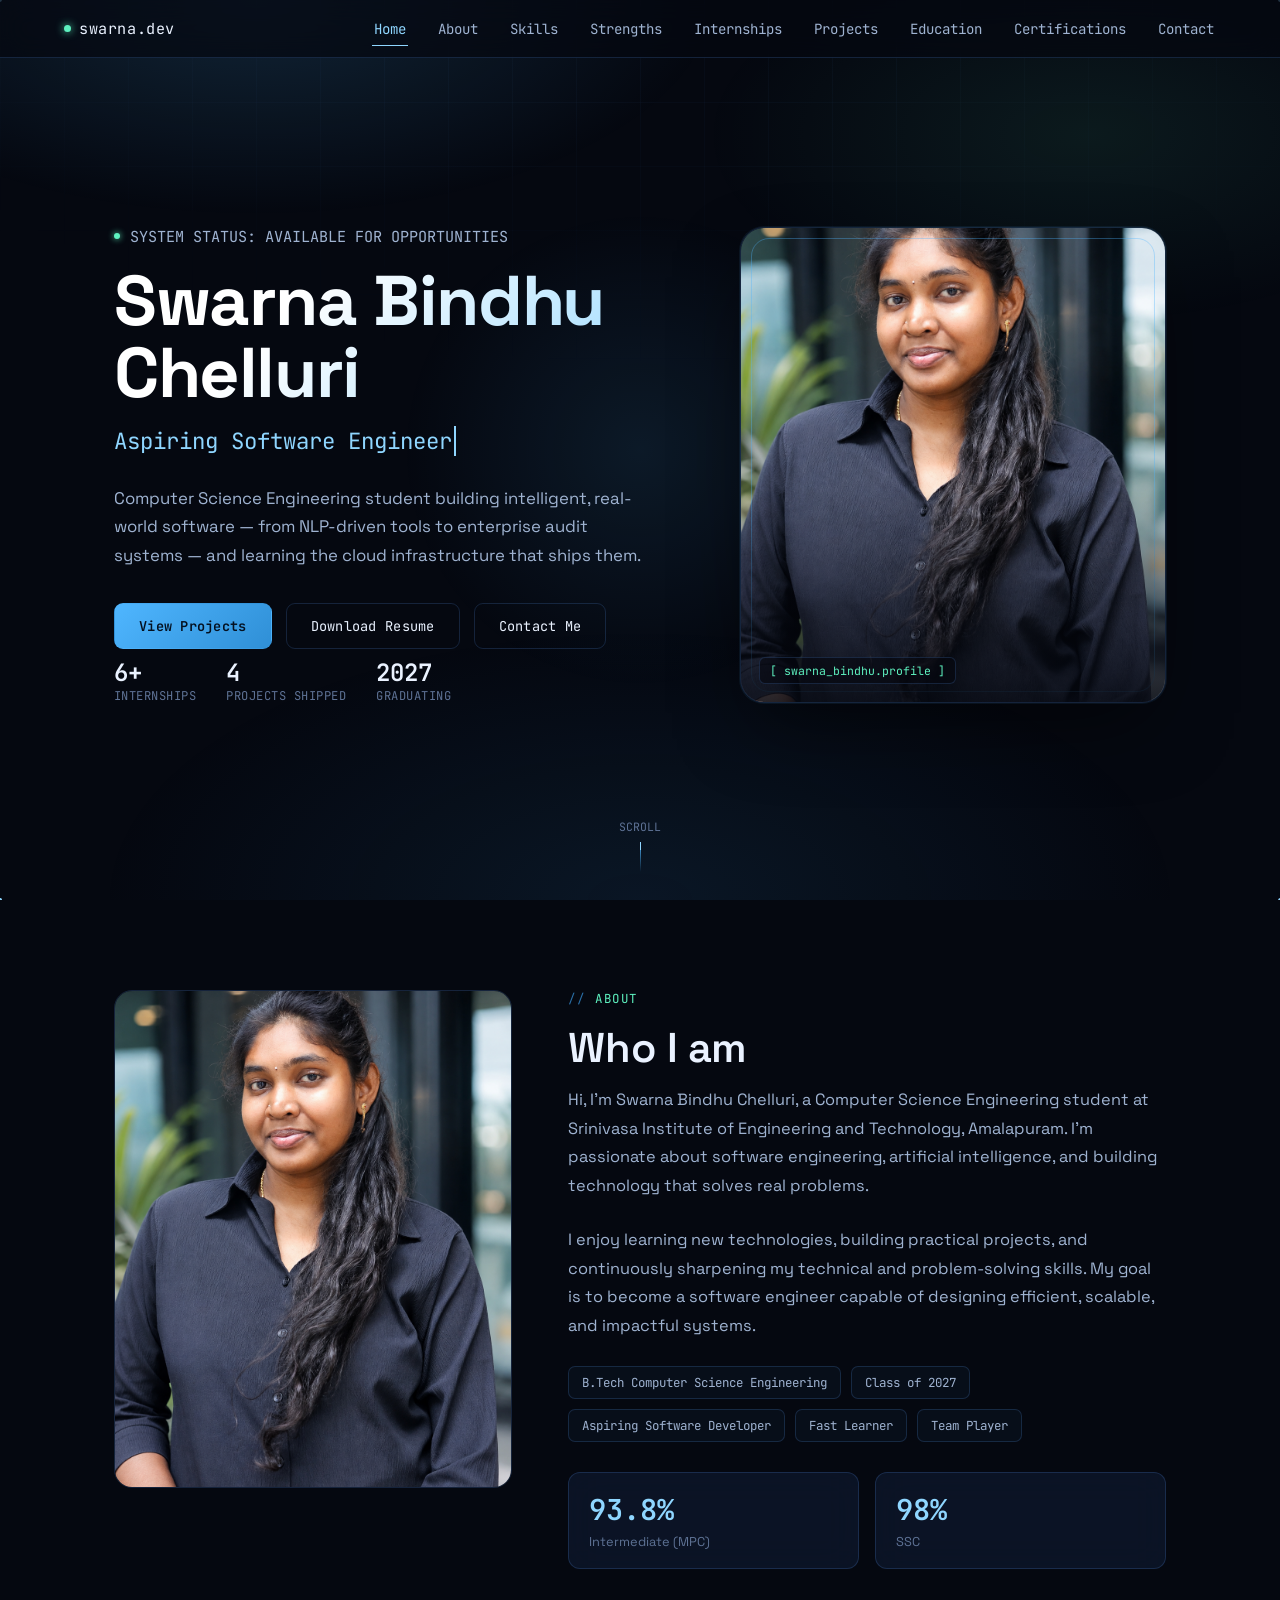
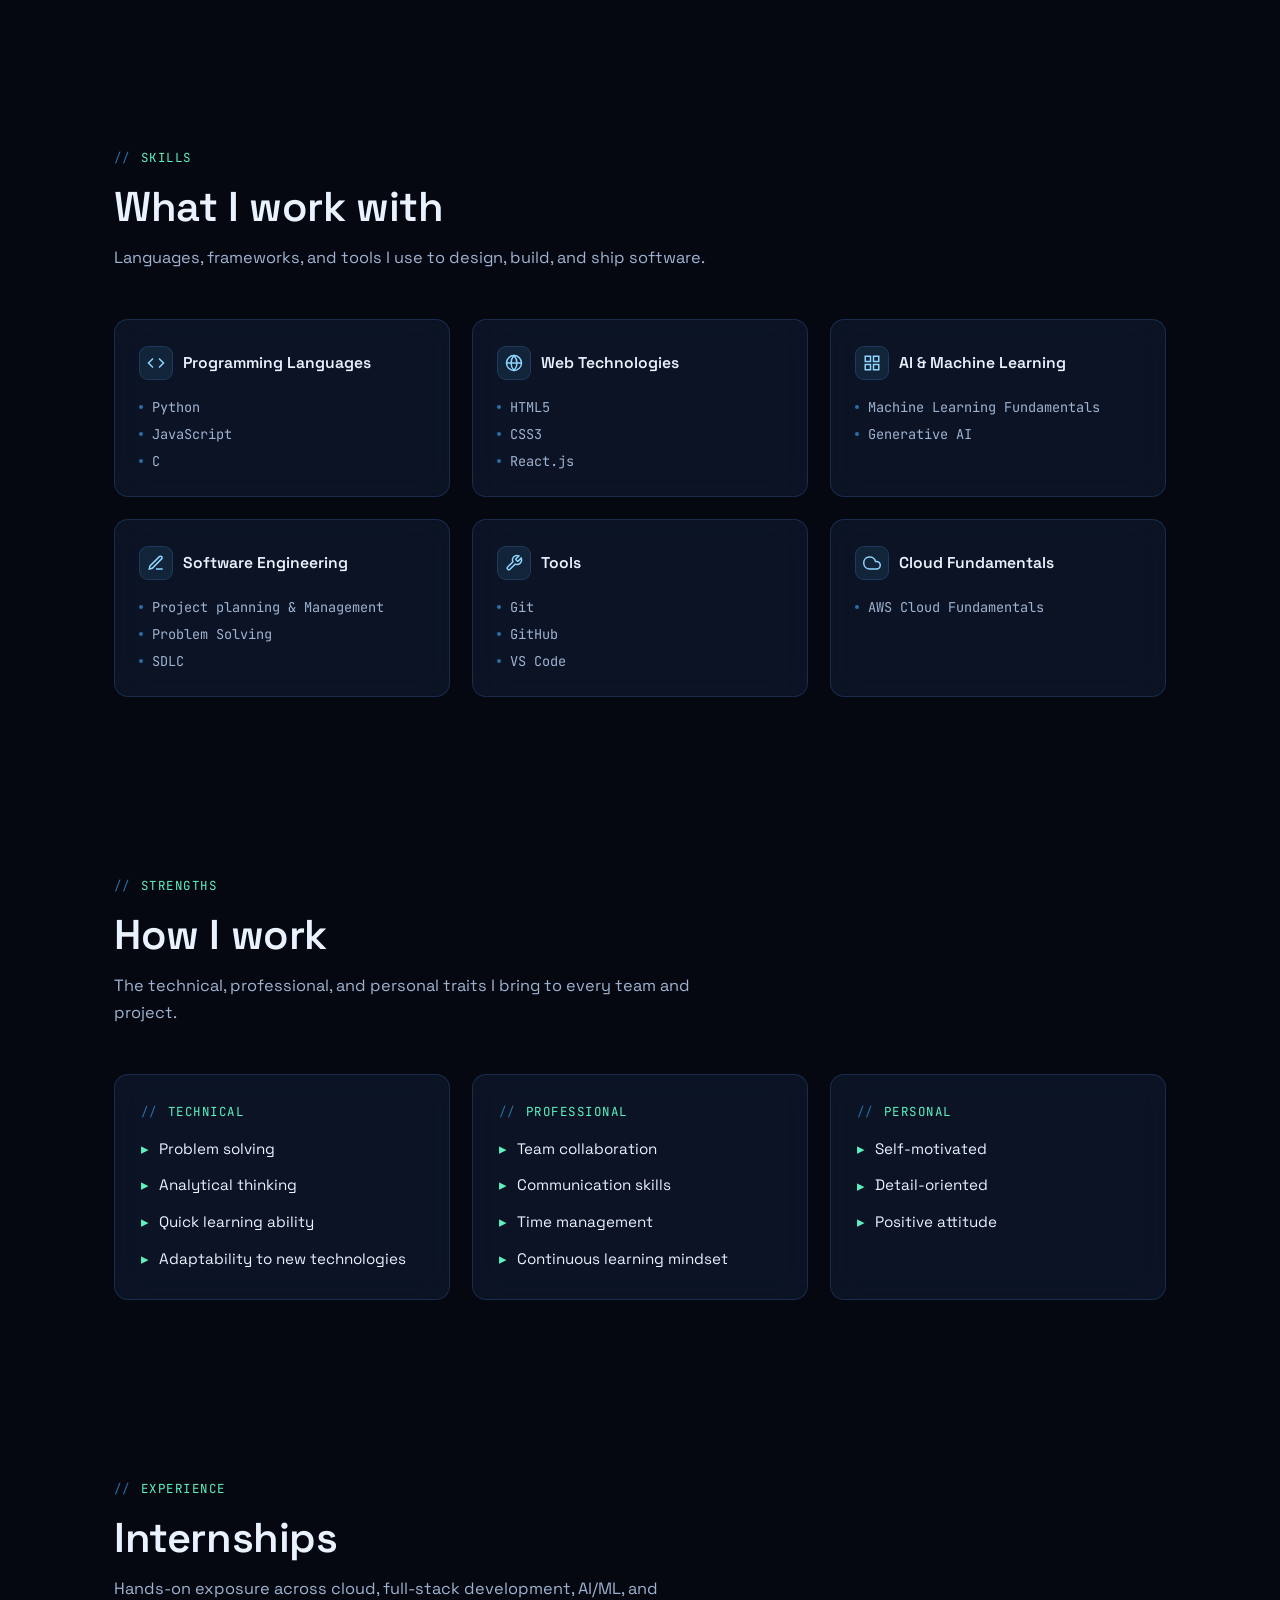
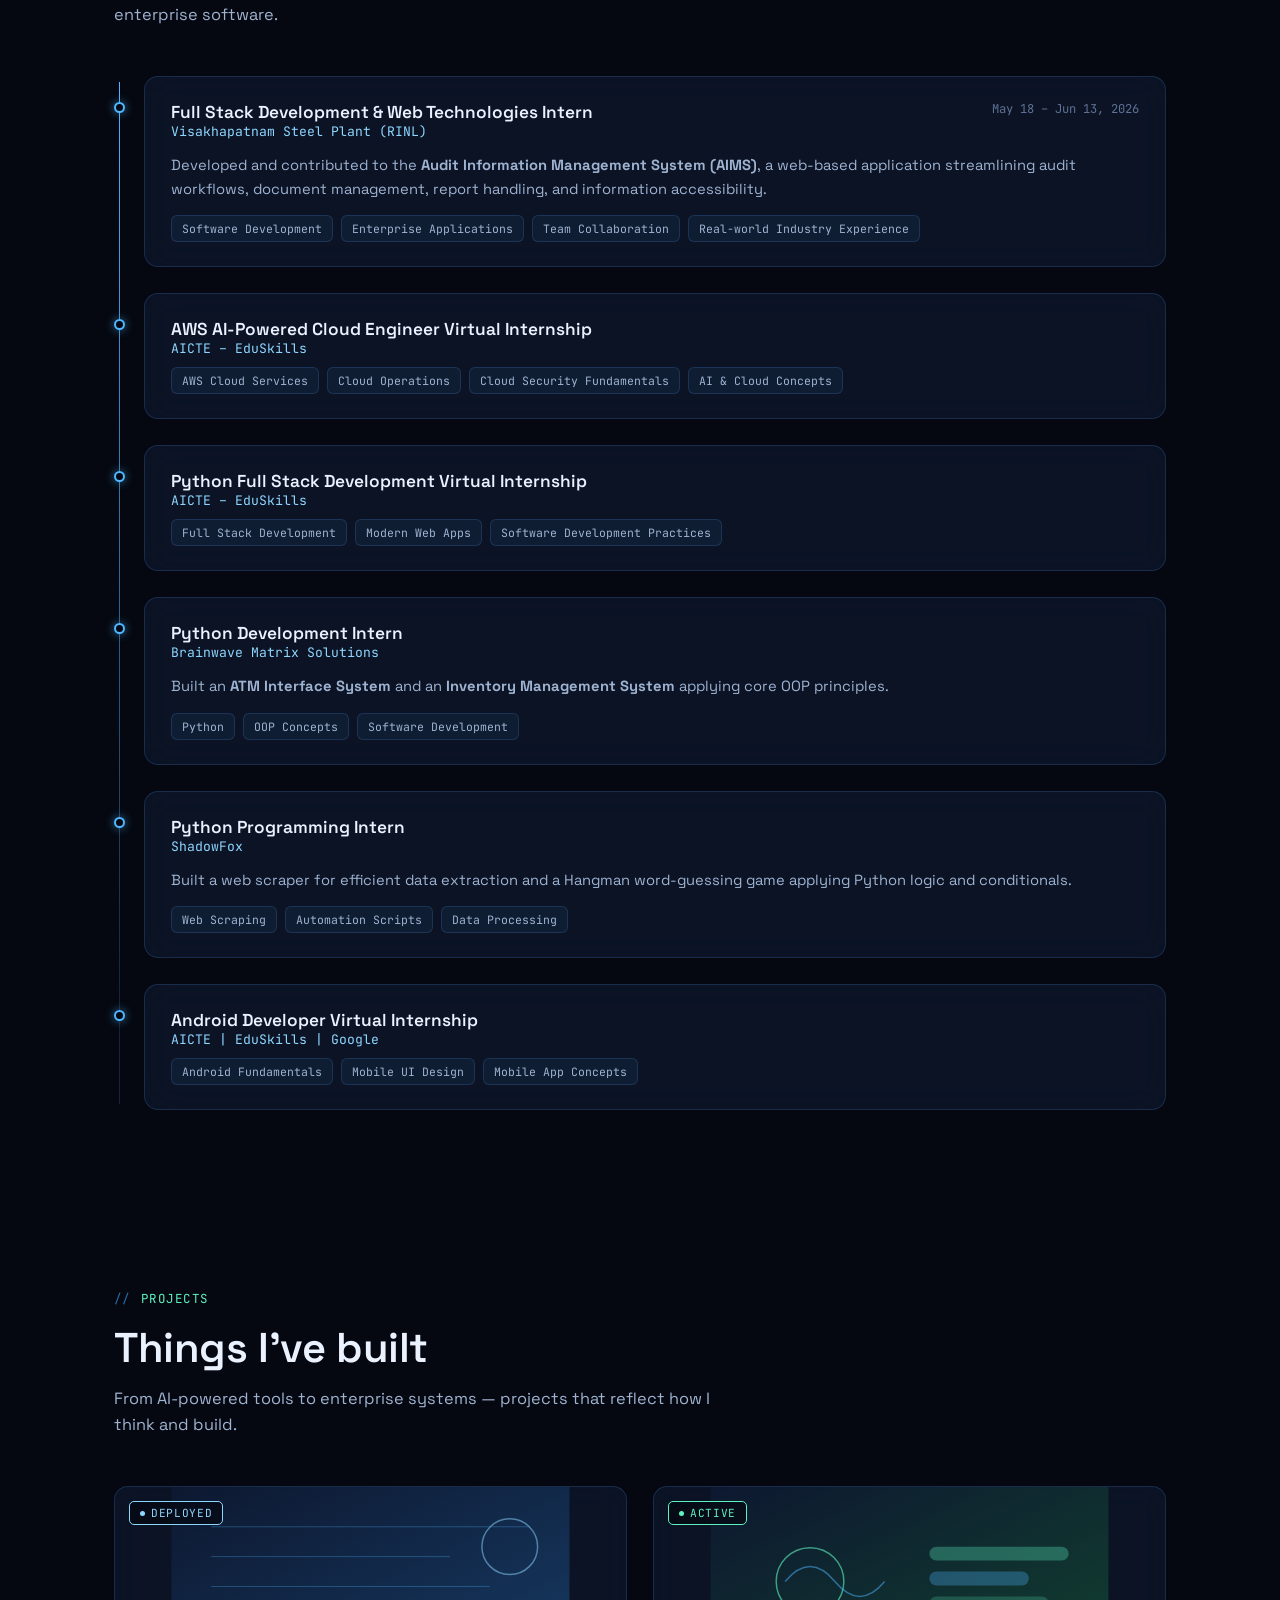
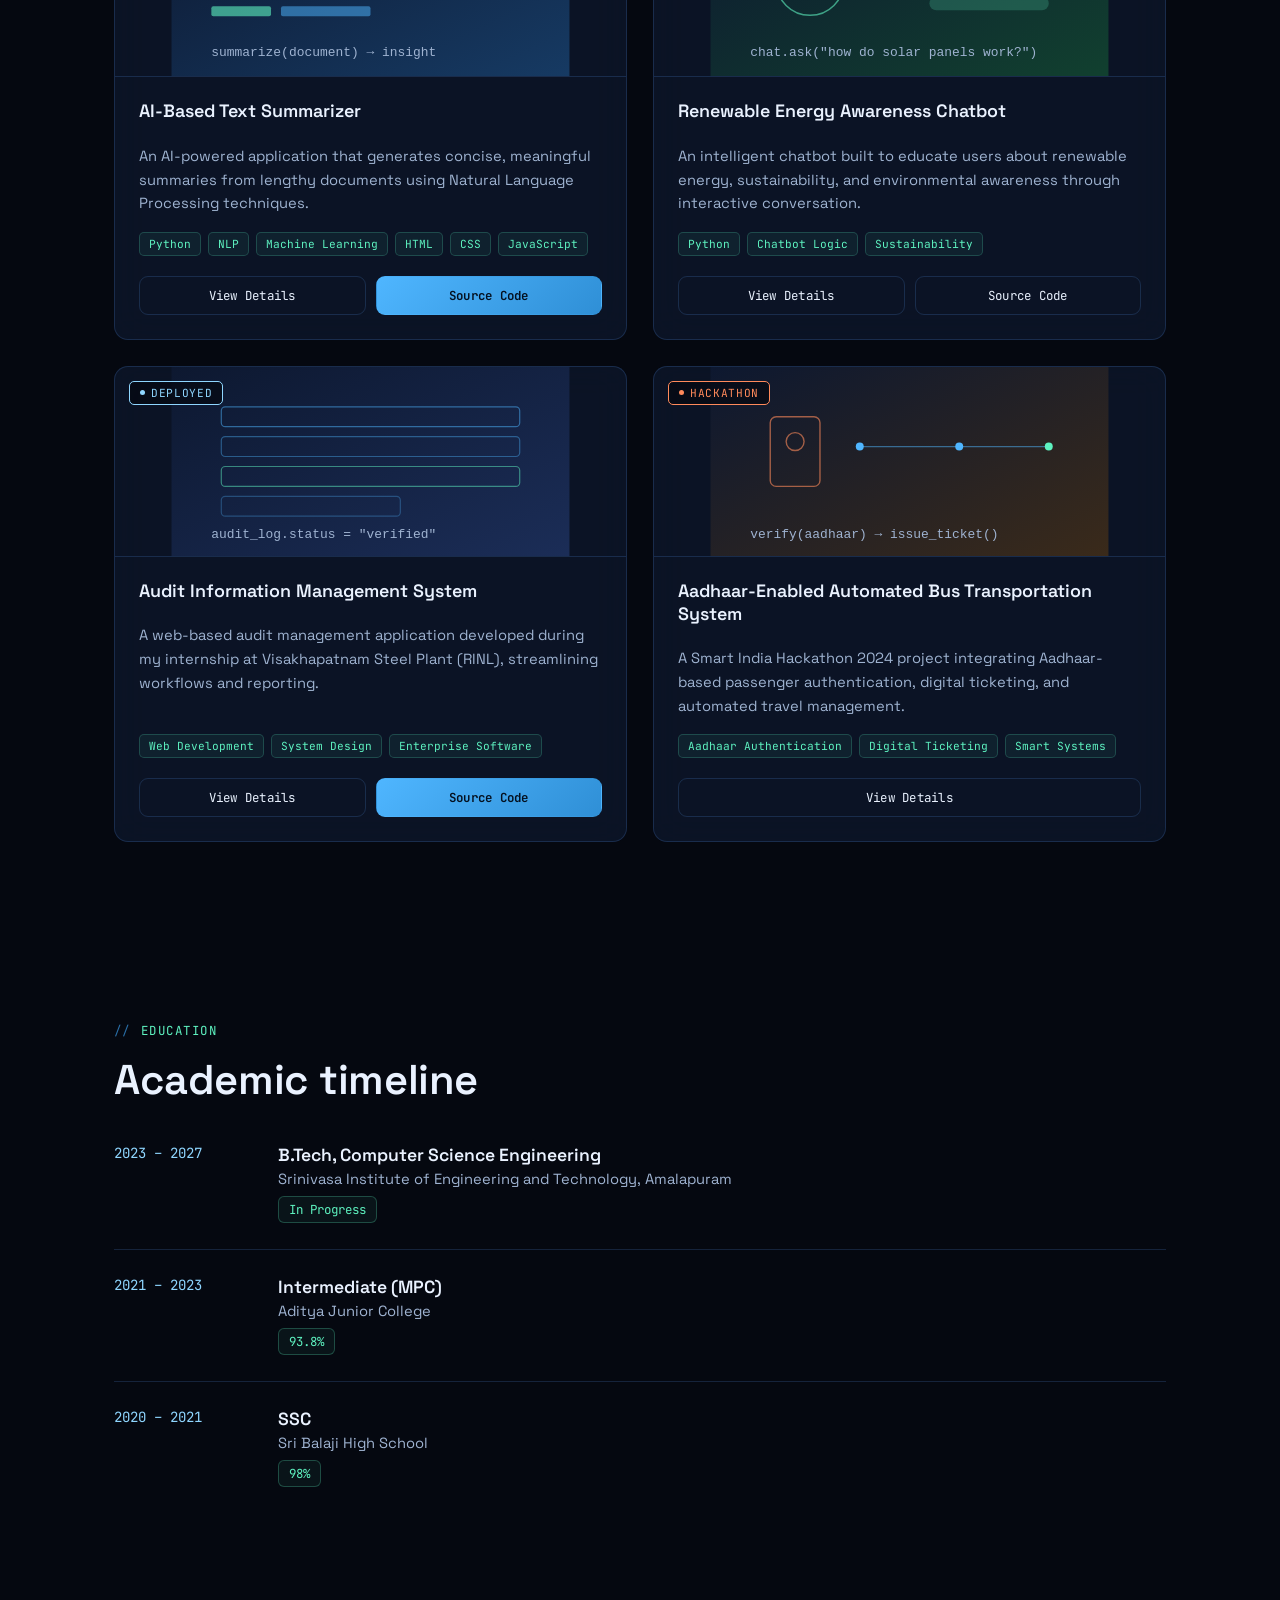
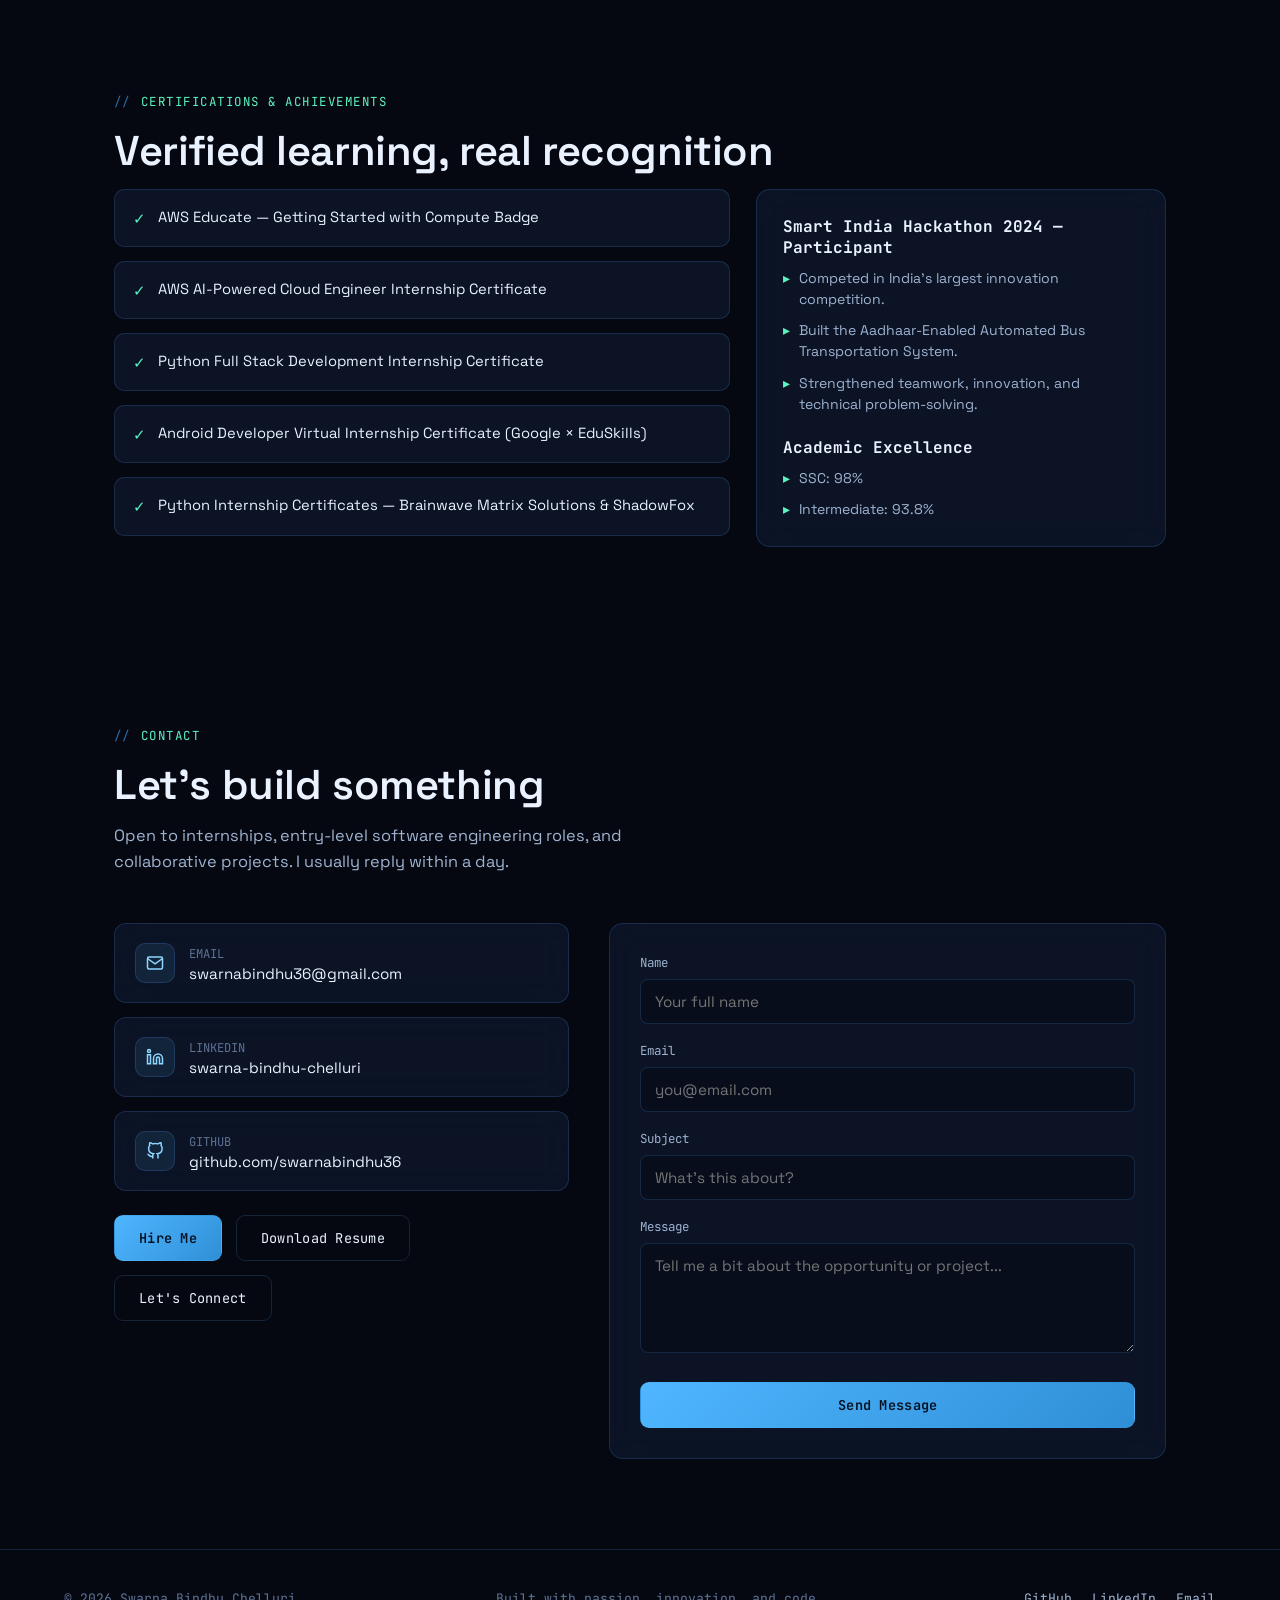
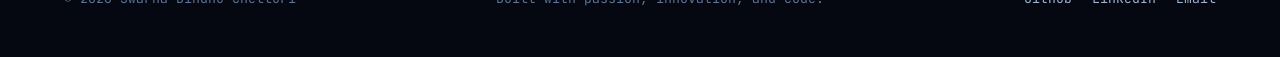
<file: swarna-portfolio/index.html>
<!DOCTYPE html>
<html lang="en">
<head>
<meta charset="UTF-8">
<meta name="viewport" content="width=device-width, initial-scale=1.0">
<title>Swarna Bindhu Chelluri — Aspiring Software Engineer</title>
<meta name="description" content="Portfolio of Swarna Bindhu Chelluri, Computer Science Engineering student and aspiring software engineer specializing in AI, cloud and full-stack development.">
<link rel="preconnect" href="https://fonts.googleapis.com">
<link rel="preconnect" href="https://fonts.gstatic.com" crossorigin>
<link href="https://fonts.googleapis.com/css2?family=Space+Grotesk:wght@400;500;600;700&family=JetBrains+Mono:wght@400;500;600&display=swap" rel="stylesheet">
<link rel="stylesheet" href="styles.css">
<link rel="stylesheet" href="sections.css">
</head>
<body>

<a class="skip-link" href="#main">Skip to content</a>

<!-- BOOT SEQUENCE -->
<div id="boot" aria-hidden="true">
  <div class="boot-console">
    <div class="line"><span class="prompt">guest@portfolio:~$</span> whoami</div>
    <div class="line">swarna_bindhu_chelluri</div>
    <div class="line"><span class="prompt">guest@portfolio:~$</span> load --modules skills,projects,internships</div>
    <div class="line">[OK] modules loaded</div>
    <div class="line"><span class="prompt">guest@portfolio:~$</span> ./render_portfolio<span class="cursor-blink"></span></div>
  </div>
</div>

<div class="scroll-progress" id="scrollProgress"></div>
<div class="cursor-glow" id="cursorGlow"></div>

<div class="backdrop">
  <div class="backdrop-radial"></div>
  <canvas id="particles"></canvas>
</div>

<!-- NAV -->
<nav class="nav">
  <a href="#home" class="nav-logo"><span class="dot"></span>swarna.dev</a>
  <ul class="nav-links" id="navLinks">
    <li><a href="#home">Home</a></li>
    <li><a href="#about">About</a></li>
    <li><a href="#skills">Skills</a></li>
    <li><a href="#strengths">Strengths</a></li>
    <li><a href="#internships">Internships</a></li>
    <li><a href="#projects">Projects</a></li>
    <li><a href="#education">Education</a></li>
    <li><a href="#certifications">Certifications</a></li>
    <li><a href="#contact">Contact</a></li>
  </ul>
  <button class="nav-toggle" id="navToggle" aria-label="Toggle navigation" aria-expanded="false">☰</button>
</nav>

<main id="main">

  <!-- ============ HERO ============ -->
  <section id="home" class="hero">
    <div class="wrap hero-grid">
      <div>
        <div class="hero-kicker"><span class="dot"></span><span class="mono">SYSTEM STATUS: AVAILABLE FOR OPPORTUNITIES</span></div>
        <h1 class="hero-name">Swarna Bindhu<br>Chelluri</h1>
        <div class="hero-type"><span id="typeText"></span><span class="type-caret">&nbsp;</span></div>
        <p class="hero-desc">Computer Science Engineering student building intelligent, real-world software — from NLP-driven tools to enterprise audit systems — and learning the cloud infrastructure that ships them.</p>
        <div class="btn-row">
          <a href="#projects" class="btn btn-primary">View Projects</a>
          <a href="assets/Swarna_Bindhu_Chelluri_Resume.docx" download class="btn btn-ghost">Download Resume</a>
          <a href="#contact" class="btn btn-ghost">Contact Me</a>
        </div>
        <div class="hero-stats">
          <div><div class="hero-stat-num">6+</div><div class="hero-stat-label">Internships</div></div>
          <div><div class="hero-stat-num">4</div><div class="hero-stat-label">Projects Shipped</div></div>
          <div><div class="hero-stat-num">2027</div><div class="hero-stat-label">Graduating</div></div>
        </div>
      </div>
      <div class="hero-portrait-wrap">
        <img src="assets\Profile.png" alt="Portrait of Swarna Bindhu Chelluri">
        <div class="hero-portrait-frame"></div>
        <div class="hero-portrait-tag mono">[ swarna_bindhu.profile ]</div>
      </div>
    </div>
    <div class="scroll-cue"><span>SCROLL</span><span class="line-track"></span></div>
  </section>

  <!-- ============ ABOUT ============ -->
  <section id="about" class="section-pad">
    <div class="wrap about-grid">
      <div class="about-photo reveal">
        <img src="assets\Profile.png" alt="Swarna Bindhu Chelluri">
      </div>
      <div class="about-text">
        <div class="eyebrow reveal">About</div>
        <h2 class="section-title reveal">Who I am</h2>
        <p class="reveal">Hi, I'm Swarna Bindhu Chelluri, a Computer Science Engineering student at Srinivasa Institute of Engineering and Technology, Amalapuram. I'm passionate about software engineering, artificial intelligence, and building technology that solves real problems.</p>
        <p class="reveal">I enjoy learning new technologies, building practical projects, and continuously sharpening my technical and problem-solving skills. My goal is to become a software engineer capable of designing efficient, scalable, and impactful systems.</p>
        <div class="chip-row reveal">
          <span class="chip">B.Tech Computer Science Engineering</span>
          <span class="chip">Class of 2027</span>
          <span class="chip">Aspiring Software Developer</span>
          <span class="chip">Fast Learner</span>
          <span class="chip">Team Player</span>
        </div>
        <div class="score-row reveal">
          <div class="score-card glass">
            <div class="score-num">93.8%</div>
            <div class="score-label">Intermediate (MPC)</div>
          </div>
          <div class="score-card glass">
            <div class="score-num">98%</div>
            <div class="score-label">SSC</div>
          </div>
        </div>
      </div>
    </div>
  </section>

  <!-- ============ SKILLS ============ -->
  <section id="skills" class="section-pad">
    <div class="wrap">
      <div class="eyebrow reveal">Skills</div>
      <h2 class="section-title reveal">What I work with</h2>
      <p class="section-sub reveal">Languages, frameworks, and tools I use to design, build, and ship software.</p>

      <div class="skills-grid">
        <div class="skill-card glass glass-hover reveal">
          <div class="skill-card-head">
            <div class="skill-card-icon">
              <svg width="18" height="18" viewBox="0 0 24 24" fill="none" stroke="currentColor" stroke-width="2"><polyline points="16 18 22 12 16 6"/><polyline points="8 6 2 12 8 18"/></svg>
            </div>
            <div class="skill-card-title">Programming Languages</div>
          </div>
          <ul class="skill-list"><li>Python</li><li>JavaScript</li><li>C</li></ul>
        </div>

        <div class="skill-card glass glass-hover reveal reveal-delay-1">
          <div class="skill-card-head">
            <div class="skill-card-icon">
              <svg width="18" height="18" viewBox="0 0 24 24" fill="none" stroke="currentColor" stroke-width="2"><circle cx="12" cy="12" r="10"/><line x1="2" y1="12" x2="22" y2="12"/><path d="M12 2a15.3 15.3 0 0 1 4 10 15.3 15.3 0 0 1-4 10 15.3 15.3 0 0 1-4-10 15.3 15.3 0 0 1 4-10z"/></svg>
            </div>
            <div class="skill-card-title">Web Technologies</div>
          </div>
          <ul class="skill-list"><li>HTML5</li><li>CSS3</li><li>React.js</li></ul>
        </div>

        <div class="skill-card glass glass-hover reveal reveal-delay-2">
          <div class="skill-card-head">
            <div class="skill-card-icon">
              <svg width="18" height="18" viewBox="0 0 24 24" fill="none" stroke="currentColor" stroke-width="2"><rect x="3" y="3" width="7" height="7"/><rect x="14" y="3" width="7" height="7"/><rect x="14" y="14" width="7" height="7"/><rect x="3" y="14" width="7" height="7"/></svg>
            </div>
            <div class="skill-card-title">AI &amp; Machine Learning</div>
          </div>
          <ul class="skill-list"><li>Machine Learning Fundamentals</li><li>Generative AI</li></ul>
        </div>

        <div class="skill-card glass glass-hover reveal">
          <div class="skill-card-head">
            <div class="skill-card-icon">
              <svg width="18" height="18" viewBox="0 0 24 24" fill="none" stroke="currentColor" stroke-width="2"><path d="M12 20h9"/><path d="M16.5 3.5a2.1 2.1 0 1 1 3 3L7 19l-4 1 1-4Z"/></svg>
            </div>
            <div class="skill-card-title">Software Engineering</div>
          </div>
          <ul class="skill-list"><li>Project planning & Management</li><li>Problem Solving</li><li>SDLC</li></ul>
        </div>

        <div class="skill-card glass glass-hover reveal reveal-delay-1">
          <div class="skill-card-head">
            <div class="skill-card-icon">
              <svg width="18" height="18" viewBox="0 0 24 24" fill="none" stroke="currentColor" stroke-width="2"><path d="M14.7 6.3a1 1 0 0 0 0 1.4l1.6 1.6a1 1 0 0 0 1.4 0l3.77-3.77a6 6 0 0 1-7.94 7.94l-6.91 6.91a2.12 2.12 0 0 1-3-3l6.91-6.91a6 6 0 0 1 7.94-7.94l-3.76 3.76z"/></svg>
            </div>
            <div class="skill-card-title">Tools</div>
          </div>
          <ul class="skill-list"><li>Git</li><li>GitHub</li><li>VS Code</li></ul>
        </div>

        <div class="skill-card glass glass-hover reveal reveal-delay-2">
          <div class="skill-card-head">
            <div class="skill-card-icon">
              <svg width="18" height="18" viewBox="0 0 24 24" fill="none" stroke="currentColor" stroke-width="2"><path d="M18 10h-1.26A8 8 0 1 0 9 20h9a5 5 0 0 0 0-10z"/></svg>
            </div>
            <div class="skill-card-title">Cloud Fundamentals</div>
          </div>
          <ul class="skill-list"><li>AWS Cloud Fundamentals</li></ul>
        </div>
      </div>
    </div>
  </section>

  <!-- ============ STRENGTHS ============ -->
  <section id="strengths" class="section-pad">
    <div class="wrap">
      <div class="eyebrow reveal">Strengths</div>
      <h2 class="section-title reveal">How I work</h2>
      <p class="section-sub reveal">The technical, professional, and personal traits I bring to every team and project.</p>

      <div class="strengths-grid">
        <div class="strength-card glass glass-hover reveal">
          <div class="eyebrow" style="margin-bottom:18px">Technical</div>
          <ul class="strength-list">
            <li>Problem solving</li>
            <li>Analytical thinking</li>
            <li>Quick learning ability</li>
            <li>Adaptability to new technologies</li>
          </ul>
        </div>
        <div class="strength-card glass glass-hover reveal reveal-delay-1">
          <div class="eyebrow" style="margin-bottom:18px">Professional</div>
          <ul class="strength-list">
            <li>Team collaboration</li>
            <li>Communication skills</li>
            <li>Time management</li>
            <li>Continuous learning mindset</li>
          </ul>
        </div>
        <div class="strength-card glass glass-hover reveal reveal-delay-2">
          <div class="eyebrow" style="margin-bottom:18px">Personal</div>
          <ul class="strength-list">
            <li>Self-motivated</li>
            <li>Detail-oriented</li>
            <li>Positive attitude</li>
          </ul>
        </div>
      </div>
    </div>
  </section>

  <!-- ============ INTERNSHIPS ============ -->
  <section id="internships" class="section-pad">
    <div class="wrap">
      <div class="eyebrow reveal">Experience</div>
      <h2 class="section-title reveal">Internships</h2>
      <p class="section-sub reveal">Hands-on exposure across cloud, full-stack development, AI/ML, and enterprise software.</p>

      <div class="timeline">

        <div class="timeline-item reveal">
          <div class="timeline-dot"></div>
          <div class="timeline-card glass">
            <div class="timeline-head">
              <div>
                <div class="timeline-role">Full Stack Development &amp; Web Technologies Intern</div>
                <div class="timeline-org">Visakhapatnam Steel Plant (RINL)</div>
              </div>
              <div class="timeline-duration mono">May 18 – Jun 13, 2026</div>
            </div>
            <p class="timeline-project">Developed and contributed to the <strong>Audit Information Management System (AIMS)</strong>, a web-based application streamlining audit workflows, document management, report handling, and information accessibility.</p>
            <div class="timeline-tags">
              <span class="timeline-tag">Software Development</span>
              <span class="timeline-tag">Enterprise Applications</span>
              <span class="timeline-tag">Team Collaboration</span>
              <span class="timeline-tag">Real-world Industry Experience</span>
            </div>
          </div>
        </div>

        <div class="timeline-item reveal">
          <div class="timeline-dot"></div>
          <div class="timeline-card glass">
            <div class="timeline-head">
              <div>
                <div class="timeline-role">AWS AI-Powered Cloud Engineer Virtual Internship</div>
                <div class="timeline-org">AICTE – EduSkills</div>
              </div>
            </div>
            <div class="timeline-tags">
              <span class="timeline-tag">AWS Cloud Services</span>
              <span class="timeline-tag">Cloud Operations</span>
              <span class="timeline-tag">Cloud Security Fundamentals</span>
              <span class="timeline-tag">AI &amp; Cloud Concepts</span>
            </div>
          </div>
        </div>

        <div class="timeline-item reveal">
          <div class="timeline-dot"></div>
          <div class="timeline-card glass">
            <div class="timeline-head">
              <div>
                <div class="timeline-role">Python Full Stack Development Virtual Internship</div>
                <div class="timeline-org">AICTE – EduSkills</div>
              </div>
            </div>
            <div class="timeline-tags">
              <span class="timeline-tag">Full Stack Development</span>
              <span class="timeline-tag">Modern Web Apps</span>
              <span class="timeline-tag">Software Development Practices</span>
            </div>
          </div>
        </div>

        <div class="timeline-item reveal">
          <div class="timeline-dot"></div>
          <div class="timeline-card glass">
            <div class="timeline-head">
              <div>
                <div class="timeline-role">Python Development Intern</div>
                <div class="timeline-org">Brainwave Matrix Solutions</div>
              </div>
            </div>
            <p class="timeline-project">Built an <strong>ATM Interface System</strong> and an <strong>Inventory Management System</strong> applying core OOP principles.</p>
            <div class="timeline-tags">
              <span class="timeline-tag">Python</span>
              <span class="timeline-tag">OOP Concepts</span>
              <span class="timeline-tag">Software Development</span>
            </div>
          </div>
        </div>

        <div class="timeline-item reveal">
          <div class="timeline-dot"></div>
          <div class="timeline-card glass">
            <div class="timeline-head">
              <div>
                <div class="timeline-role">Python Programming Intern</div>
                <div class="timeline-org">ShadowFox</div>
              </div>
            </div>
            <p class="timeline-project">Built a web scraper for efficient data extraction and a Hangman word-guessing game applying Python logic and conditionals.</p>
            <div class="timeline-tags">
              <span class="timeline-tag">Web Scraping</span>
              <span class="timeline-tag">Automation Scripts</span>
              <span class="timeline-tag">Data Processing</span>
            </div>
          </div>
        </div>

        <div class="timeline-item reveal">
          <div class="timeline-dot"></div>
          <div class="timeline-card glass">
            <div class="timeline-head">
              <div>
                <div class="timeline-role">Android Developer Virtual Internship</div>
                <div class="timeline-org">AICTE | EduSkills | Google</div>
              </div>
            </div>
            <div class="timeline-tags">
              <span class="timeline-tag">Android Fundamentals</span>
              <span class="timeline-tag">Mobile UI Design</span>
              <span class="timeline-tag">Mobile App Concepts</span>
            </div>
          </div>
        </div>

      </div>
    </div>
  </section>

  <!-- ============ PROJECTS ============ -->
  <section id="projects" class="section-pad">
    <div class="wrap">
      <div class="eyebrow reveal">Projects</div>
      <h2 class="section-title reveal">Things I've built</h2>
      <p class="section-sub reveal">From AI-powered tools to enterprise systems — projects that reflect how I think and build.</p>

      <div class="projects-grid">

        <!-- Project 1 -->
        <article class="project-card glass glass-hover reveal">
          <div class="project-thumb">
            <span class="status-tag tag-deployed">Deployed</span>
            <svg viewBox="0 0 400 190" xmlns="assets\Text Summarizer home.png">
              <defs><linearGradient id="g1" x1="0" y1="0" x2="1" y2="1"><stop offset="0%" stop-color="#0d1830"/><stop offset="100%" stop-color="#163a63"/></linearGradient></defs>
              <rect width="400" height="190" fill="url(#g1)"/>
              <g stroke="#4fb6ff" stroke-width="1" opacity="0.3">
                <line x1="40" y1="40" x2="360" y2="40"/><line x1="40" y1="70" x2="280" y2="70"/><line x1="40" y1="100" x2="320" y2="100"/>
              </g>
              <rect x="40" y="120" width="60" height="10" rx="2" fill="#5ef2c0" opacity="0.6"/>
              <rect x="110" y="120" width="90" height="10" rx="2" fill="#4fb6ff" opacity="0.5"/>
              <circle cx="340" cy="60" r="28" fill="none" stroke="#8fd6ff" stroke-width="1.5" opacity="0.5"/>
              <text x="40" y="170" fill="#9fb3d1" font-family="monospace" font-size="13">summarize(document) → insight</text>
            </svg>
          </div>
          <div class="project-body">
            <div class="project-title">AI-Based Text Summarizer</div>
            <p class="project-desc">An AI-powered application that generates concise, meaningful summaries from lengthy documents using Natural Language Processing techniques.</p>
            <div class="project-tech"><span>Python</span><span>NLP</span><span>Machine Learning</span><span>HTML</span><span>CSS</span><span>JavaScript</span></div>
            <div class="project-actions">
              <a href="projects/ai-text-summarizer.html" class="btn btn-ghost">View Details</a>
              <a href="https://github.com/swarnabindhu36/AI-Based-Text-Summarizer" target="_blank" rel="noopener" class="btn btn-primary">Source Code</a>
            </div>
          </div>
        </article>

        <!-- Project 2 -->
        <article class="project-card glass glass-hover reveal reveal-delay-1">
          <div class="project-thumb">
            <span class="status-tag tag-active">Active</span>
            <svg viewBox="0 0 400 190" xmlns="http://www.w3.org/2000/svg">
              <defs><linearGradient id="g2" x1="0" y1="0" x2="1" y2="1"><stop offset="0%" stop-color="#0d1830"/><stop offset="100%" stop-color="#11402f"/></linearGradient></defs>
              <rect width="400" height="190" fill="url(#g2)"/>
              <circle cx="100" cy="95" r="34" fill="none" stroke="#5ef2c0" stroke-width="1.5" opacity="0.6"/>
              <path d="M75 95 q25 -30 50 0 q25 30 50 0" stroke="#4fb6ff" stroke-width="1.5" fill="none" opacity="0.5"/>
              <rect x="220" y="60" width="140" height="14" rx="7" fill="#5ef2c0" opacity="0.3"/>
              <rect x="220" y="85" width="100" height="14" rx="7" fill="#4fb6ff" opacity="0.3"/>
              <rect x="220" y="110" width="120" height="14" rx="7" fill="#5ef2c0" opacity="0.2"/>
              <text x="40" y="170" fill="#9fb3d1" font-family="monospace" font-size="13">chat.ask("how do solar panels work?")</text>
            </svg>
          </div>
          <div class="project-body">
            <div class="project-title">Renewable Energy Awareness Chatbot</div>
            <p class="project-desc">An intelligent chatbot built to educate users about renewable energy, sustainability, and environmental awareness through interactive conversation.</p>
            <div class="project-tech"><span>Python</span><span>Chatbot Logic</span><span>Sustainability</span></div>
            <div class="project-actions">
              <a href="projects/renewable-energy-chatbot.html" class="btn btn-ghost">View Details</a>
              <a href="https://github.com/swarnabindhu36" target="_blank" rel="noopener" class="btn btn-ghost">Source Code</a>
            </div>
          </div>
        </article>

        <!-- Project 3 -->
        <article class="project-card glass glass-hover reveal reveal-delay-2">
          <div class="project-thumb">
            <span class="status-tag tag-deployed">Deployed</span>
            <svg viewBox="0 0 400 190" xmlns="assets\AIMS 1.jpeg">
              <defs><linearGradient id="g3" x1="0" y1="0" x2="1" y2="1"><stop offset="0%" stop-color="#0d1830"/><stop offset="100%" stop-color="#1b2d57"/></linearGradient></defs>
              <rect width="400" height="190" fill="url(#g3)"/>
              <rect x="50" y="40" width="300" height="20" rx="4" fill="none" stroke="#4fb6ff" stroke-width="1.2" opacity="0.5"/>
              <rect x="50" y="70" width="300" height="20" rx="4" fill="none" stroke="#4fb6ff" stroke-width="1.2" opacity="0.4"/>
              <rect x="50" y="100" width="300" height="20" rx="4" fill="none" stroke="#5ef2c0" stroke-width="1.2" opacity="0.5"/>
              <rect x="50" y="130" width="180" height="20" rx="4" fill="none" stroke="#4fb6ff" stroke-width="1.2" opacity="0.3"/>
              <text x="40" y="172" fill="#9fb3d1" font-family="monospace" font-size="13">audit_log.status = "verified"</text>
            </svg>
          </div>
          <div class="project-body">
            <div class="project-title">Audit Information Management System</div>
            <p class="project-desc">A web-based audit management application developed during my internship at Visakhapatnam Steel Plant (RINL), streamlining workflows and reporting.</p>
            <div class="project-tech"><span>Web Development</span><span>System Design</span><span>Enterprise Software</span></div>
            <div class="project-actions">
              <a href="projects/aims.html" class="btn btn-ghost">View Details</a>
              <a href="https://github.com/swarnabindhu36/Audit-Information-Management-System-AIMS-" target="_blank" rel="noopener" class="btn btn-primary">Source Code</a>
            </div>
          </div>
        </article>

        <!-- Project 4 -->
        <article class="project-card glass glass-hover reveal reveal-delay-3">
          <div class="project-thumb">
            <span class="status-tag tag-learning">Hackathon</span>
            <svg viewBox="0 0 400 190" xmlns="http://www.w3.org/2000/svg">
              <defs><linearGradient id="g4" x1="0" y1="0" x2="1" y2="1"><stop offset="0%" stop-color="#0d1830"/><stop offset="100%" stop-color="#3a2a1a"/></linearGradient></defs>
              <rect width="400" height="190" fill="url(#g4)"/>
              <rect x="60" y="50" width="50" height="70" rx="6" fill="none" stroke="#ff8a5b" stroke-width="1.4" opacity="0.6"/>
              <circle cx="85" cy="75" r="9" fill="none" stroke="#ff8a5b" stroke-width="1.4" opacity="0.6"/>
              <line x1="150" y1="80" x2="340" y2="80" stroke="#4fb6ff" stroke-width="1.4" opacity="0.5"/>
              <circle cx="150" cy="80" r="4" fill="#4fb6ff"/><circle cx="250" cy="80" r="4" fill="#4fb6ff"/><circle cx="340" cy="80" r="4" fill="#5ef2c0"/>
              <text x="40" y="172" fill="#9fb3d1" font-family="monospace" font-size="13">verify(aadhaar) → issue_ticket()</text>
            </svg>
          </div>
          <div class="project-body">
            <div class="project-title">Aadhaar-Enabled Automated Bus Transportation System</div>
            <p class="project-desc">A Smart India Hackathon 2024 project integrating Aadhaar-based passenger authentication, digital ticketing, and automated travel management.</p>
            <div class="project-tech"><span>Aadhaar Authentication</span><span>Digital Ticketing</span><span>Smart Systems</span></div>
            <div class="project-actions">
              <a href="projects/aadhaar-bus-system.html" class="btn btn-ghost" style="flex:1 1 100%">View Details</a>
            </div>
          </div>
        </article>

      </div>
    </div>
  </section>

  <!-- ============ EDUCATION ============ -->
  <section id="education" class="section-pad">
    <div class="wrap">
      <div class="eyebrow reveal">Education</div>
      <h2 class="section-title reveal">Academic timeline</h2>

      <div class="edu-timeline reveal">
        <div class="edu-item">
          <div class="edu-years mono">2023 – 2027</div>
          <div>
            <div class="edu-degree">B.Tech, Computer Science Engineering</div>
            <div class="edu-school">Srinivasa Institute of Engineering and Technology, Amalapuram</div>
            <span class="edu-score">In Progress</span>
          </div>
        </div>
        <div class="edu-item">
          <div class="edu-years mono">2021 – 2023</div>
          <div>
            <div class="edu-degree">Intermediate (MPC)</div>
            <div class="edu-school">Aditya Junior College</div>
            <span class="edu-score">93.8%</span>
          </div>
        </div>
        <div class="edu-item">
          <div class="edu-years mono">2020 – 2021</div>
          <div>
            <div class="edu-degree">SSC</div>
            <div class="edu-school">Sri Balaji High School</div>
            <span class="edu-score">98%</span>
          </div>
        </div>
      </div>
    </div>
  </section>

  <!-- ============ CERTIFICATIONS & ACHIEVEMENTS ============ -->
  <section id="certifications" class="section-pad">
    <div class="wrap">
      <div class="eyebrow reveal">Certifications &amp; Achievements</div>
      <h2 class="section-title reveal">Verified learning, real recognition</h2>

      <div class="cert-grid">
        <ul class="cert-list reveal">
          <li><span class="cert-icon mono">✓</span>AWS Educate — Getting Started with Compute Badge</li>
          <li><span class="cert-icon mono">✓</span>AWS AI-Powered Cloud Engineer Internship Certificate</li>
          <li><span class="cert-icon mono">✓</span>Python Full Stack Development Internship Certificate</li>
          <li><span class="cert-icon mono">✓</span>Android Developer Virtual Internship Certificate (Google × EduSkills)</li>
          <li><span class="cert-icon mono">✓</span>Python Internship Certificates — Brainwave Matrix Solutions &amp; ShadowFox</li>
        </ul>

        <div class="achievement-card glass reveal reveal-delay-1">
          <h4 class="mono">Smart India Hackathon 2024 — Participant</h4>
          <ul>
            <li>Competed in India's largest innovation competition.</li>
            <li>Built the Aadhaar-Enabled Automated Bus Transportation System.</li>
            <li>Strengthened teamwork, innovation, and technical problem-solving.</li>
          </ul>
          <h4 class="mono" style="margin-top:22px">Academic Excellence</h4>
          <ul>
            <li>SSC: 98%</li>
            <li>Intermediate: 93.8%</li>
          </ul>
        </div>
      </div>
    </div>
  </section>

  <!-- ============ CONTACT ============ -->
  <section id="contact" class="section-pad">
    <div class="wrap">
      <div class="eyebrow reveal">Contact</div>
      <h2 class="section-title reveal">Let's build something</h2>
      <p class="section-sub reveal">Open to internships, entry-level software engineering roles, and collaborative projects. I usually reply within a day.</p>

      <div class="contact-grid">
        <div class="reveal">
          <div class="contact-info">
            <a class="contact-link-card glass glass-hover" href="mailto:swarnabindhu36@gmail.com">
              <span class="contact-link-icon"><svg width="18" height="18" viewBox="0 0 24 24" fill="none" stroke="currentColor" stroke-width="2"><rect x="2" y="4" width="20" height="16" rx="2"/><path d="m22 6-10 7L2 6"/></svg></span>
              <span><span class="contact-link-label mono">EMAIL</span><br><span class="contact-link-value">swarnabindhu36@gmail.com</span></span>
            </a>
            <a class="contact-link-card glass glass-hover" href="https://www.linkedin.com/in/swarna-bindhu-chelluri-a96a38323" target="_blank" rel="noopener">
              <span class="contact-link-icon"><svg width="18" height="18" viewBox="0 0 24 24" fill="none" stroke="currentColor" stroke-width="2"><path d="M16 8a6 6 0 0 1 6 6v7h-4v-7a2 2 0 0 0-2-2 2 2 0 0 0-2 2v7h-4v-7a6 6 0 0 1 6-6z"/><rect x="2" y="9" width="4" height="12"/><circle cx="4" cy="4" r="2"/></svg></span>
              <span><span class="contact-link-label mono">LINKEDIN</span><br><span class="contact-link-value">swarna-bindhu-chelluri</span></span>
            </a>
            <a class="contact-link-card glass glass-hover" href="https://github.com/swarnabindhu36" target="_blank" rel="noopener">
              <span class="contact-link-icon"><svg width="18" height="18" viewBox="0 0 24 24" fill="none" stroke="currentColor" stroke-width="2"><path d="M9 19c-5 1.5-5-2.5-7-3m14 6v-3.87a3.37 3.37 0 0 0-.94-2.61c3.14-.35 6.44-1.54 6.44-7A5.44 5.44 0 0 0 20 4.77 5.07 5.07 0 0 0 19.91 1S18.73.65 16 2.48a13.38 13.38 0 0 0-7 0C6.27.65 5.09 1 5.09 1A5.07 5.07 0 0 0 5 4.77a5.44 5.44 0 0 0-1.5 3.78c0 5.42 3.3 6.61 6.44 7A3.37 3.37 0 0 0 9 18.13V22"/></svg></span>
              <span><span class="contact-link-label mono">GITHUB</span><br><span class="contact-link-value">github.com/swarnabindhu36</span></span>
            </a>
          </div>
          <div class="contact-cta-row">
            <a href="mailto:swarnabindhu36@gmail.com?subject=Hiring%20Opportunity" class="btn btn-primary">Hire Me</a>
            <a href="assets/Swarna_Bindhu_Chelluri_Resume.docx" download class="btn btn-ghost">Download Resume</a>
            <a href="https://www.linkedin.com/in/swarna-bindhu-chelluri-a96a38323" target="_blank" rel="noopener" class="btn btn-ghost">Let's Connect</a>
          </div>
        </div>

        <form class="contact-form glass reveal reveal-delay-1" id="contactForm" action="https://formspree.io/f/YOUR_FORM_ID" method="POST" novalidate>
          <div class="form-row" id="rowName">
            <label for="fname">Name</label>
            <input type="text" id="fname" name="name" placeholder="Your full name" autocomplete="name">
            <div class="form-error"></div>
          </div>
          <div class="form-row" id="rowEmail">
            <label for="femail">Email</label>
            <input type="email" id="femail" name="email" placeholder="you@email.com" autocomplete="email">
            <div class="form-error"></div>
          </div>
          <div class="form-row" id="rowSubject">
            <label for="fsubject">Subject</label>
            <input type="text" id="fsubject" name="subject" placeholder="What's this about?">
            <div class="form-error"></div>
          </div>
          <div class="form-row" id="rowMessage">
            <label for="fmessage">Message</label>
            <textarea id="fmessage" name="message" placeholder="Tell me a bit about the opportunity or project..."></textarea>
            <div class="form-error"></div>
          </div>
          <button type="submit" class="btn btn-primary" style="width:100%; justify-content:center; margin-top:6px;">Send Message</button>
          <div class="form-status" id="formStatus"></div>
        </form>
      </div>
    </div>
  </section>

</main>

<footer class="footer">
  <div class="footer-inner">
    <span>© 2026 Swarna Bindhu Chelluri</span>
    <span>Built with passion, innovation, and code.</span>
    <div class="footer-links">
      <a href="https://github.com/swarnabindhu36" target="_blank" rel="noopener">GitHub</a>
      <a href="https://www.linkedin.com/in/swarna-bindhu-chelluri-a96a38323" target="_blank" rel="noopener">LinkedIn</a>
      <a href="mailto:swarnabindhu36@gmail.com">Email</a>
    </div>
  </div>
</footer>

<script src="main.js"></script>
</body>
</html>
</file>
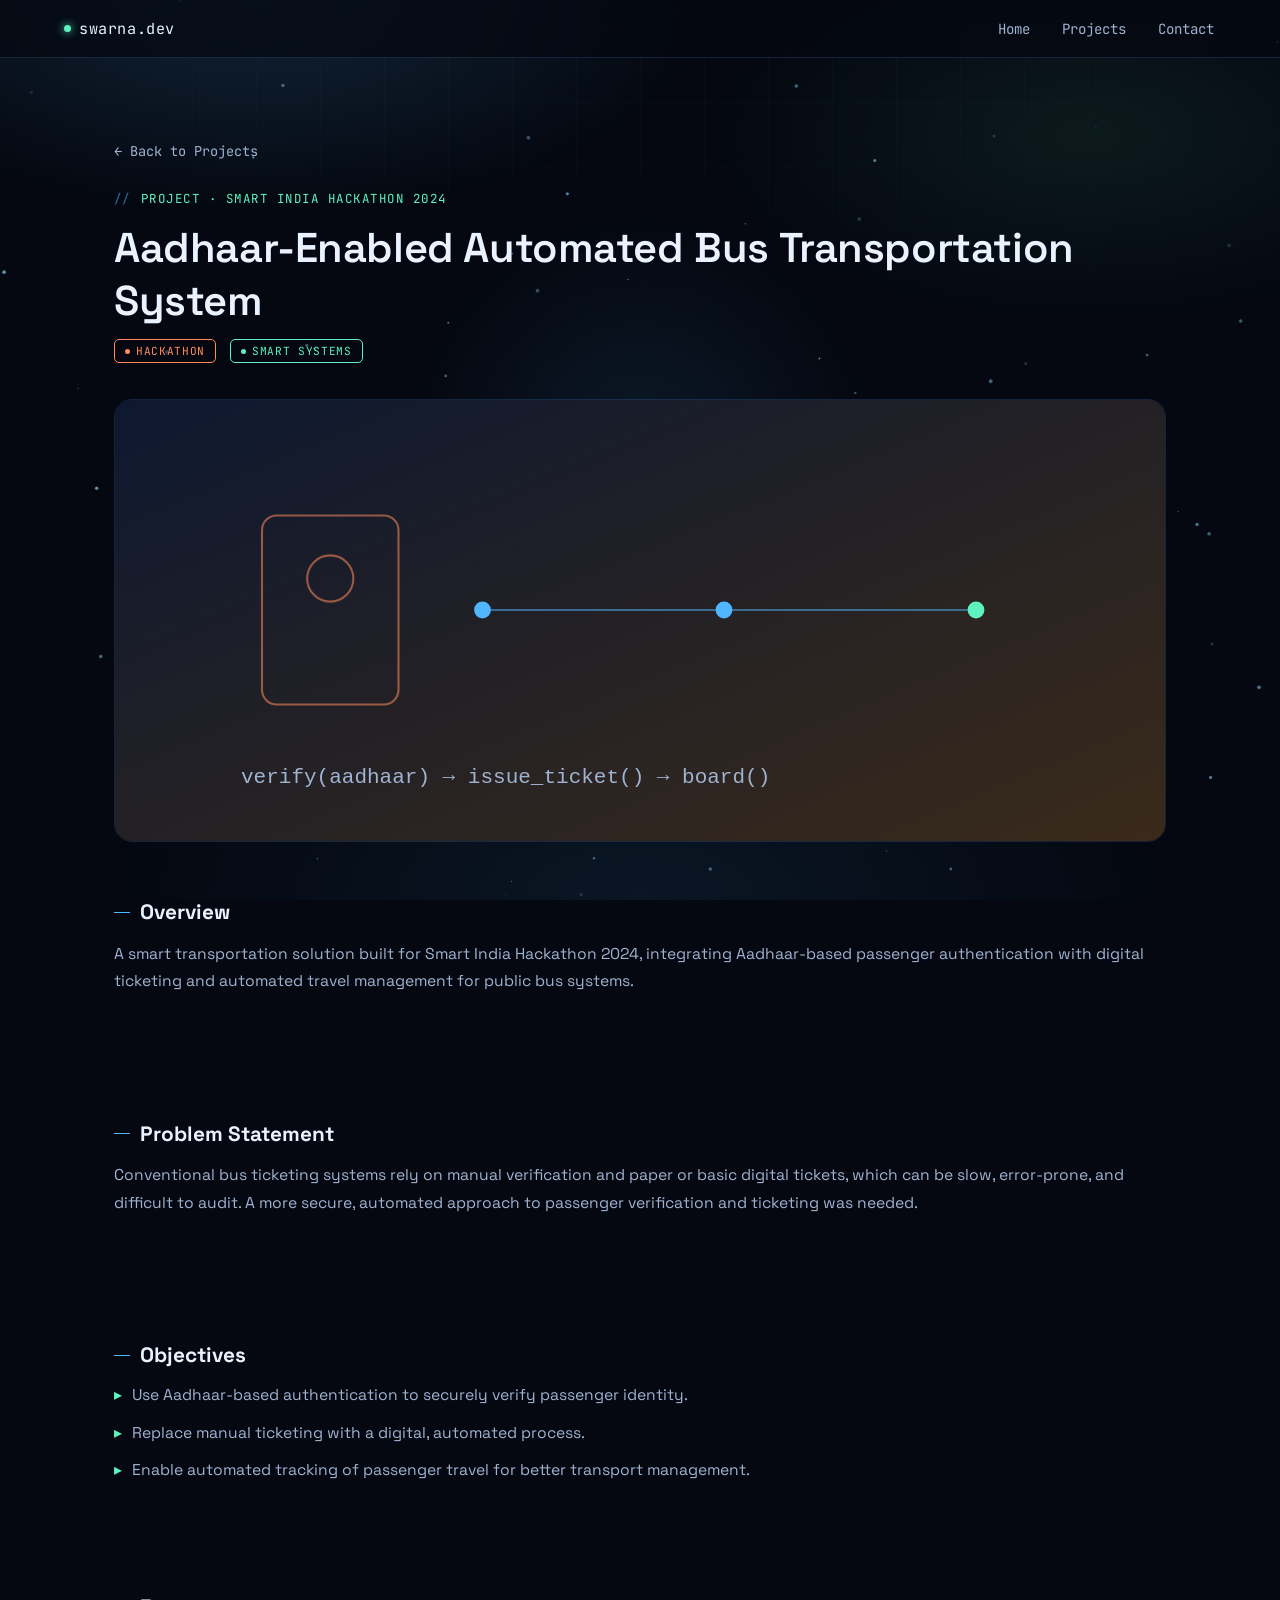
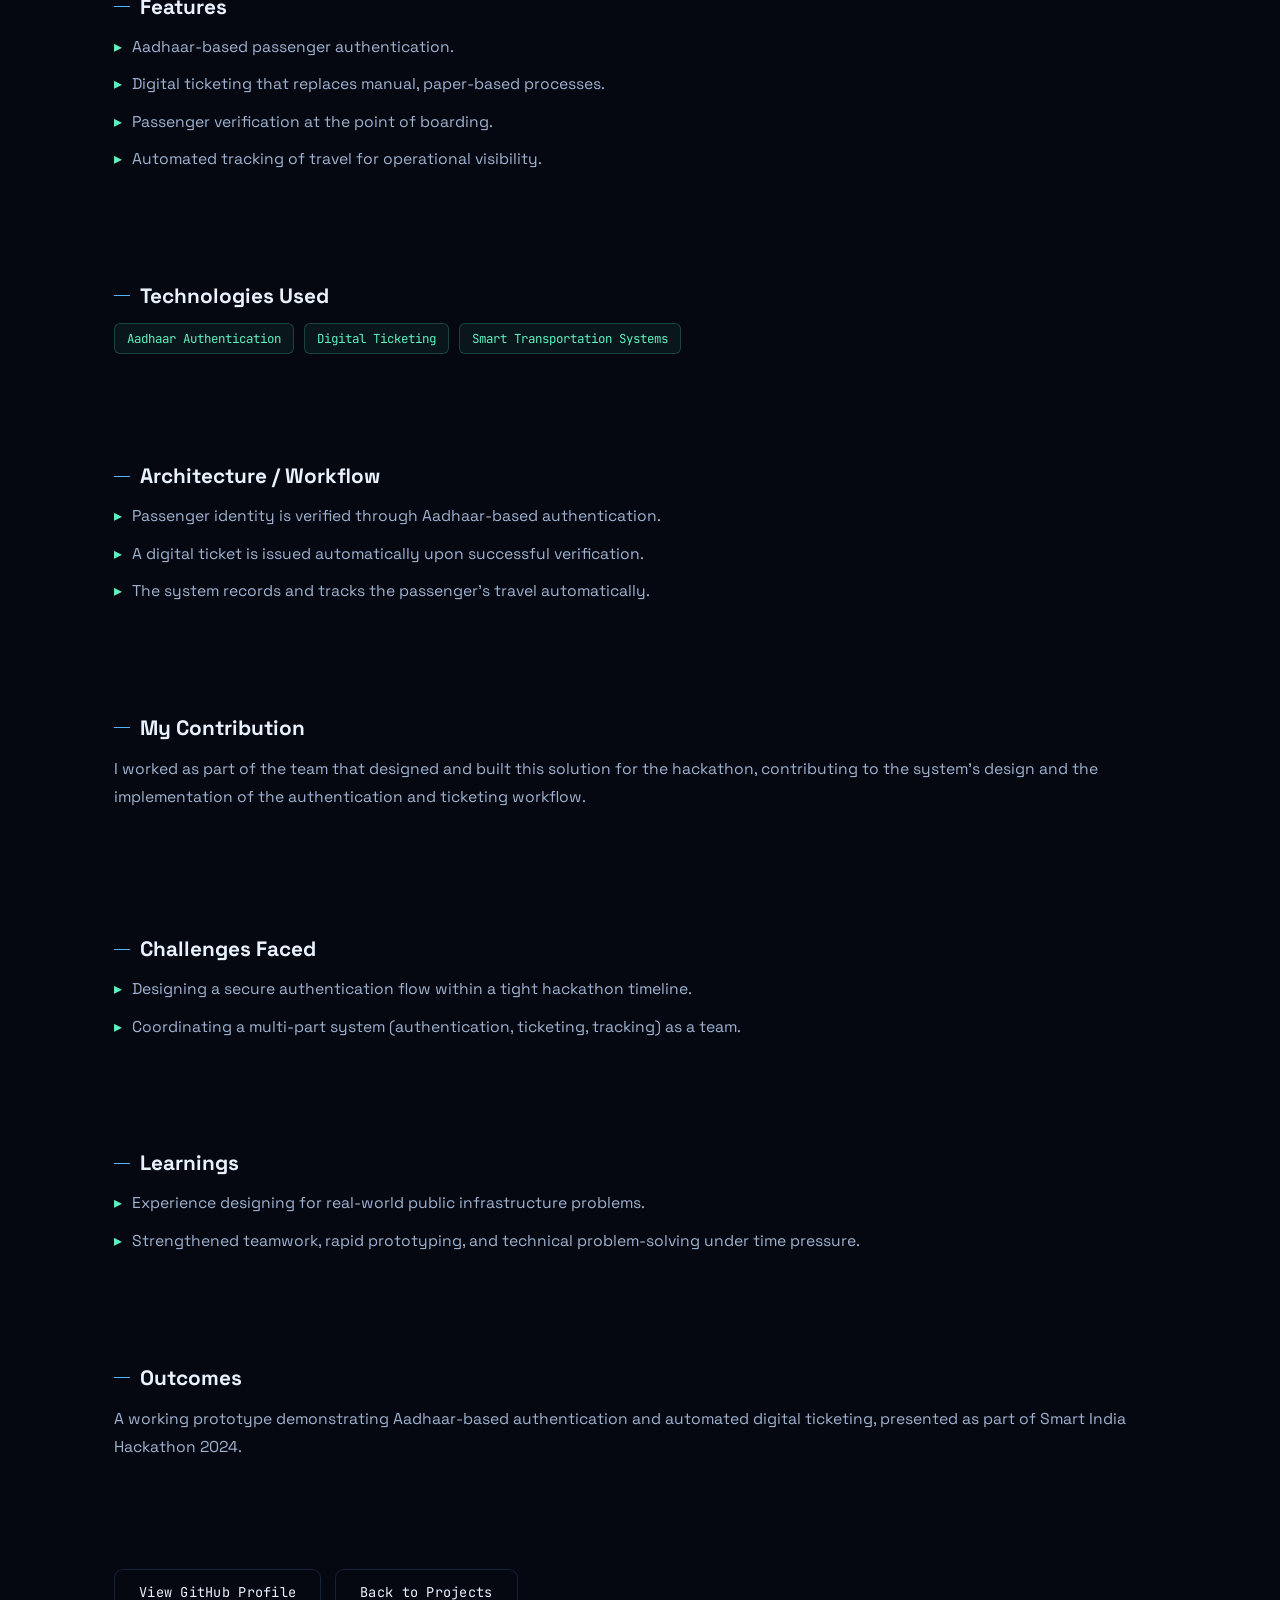
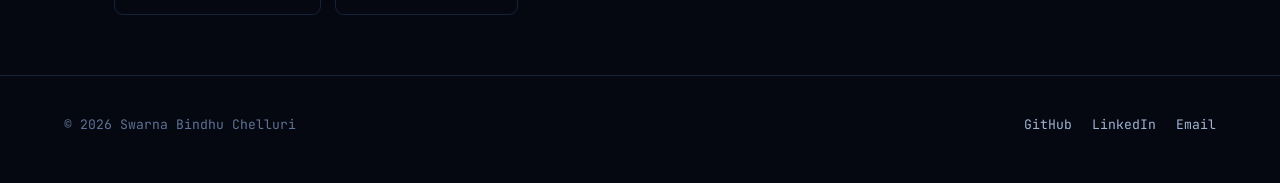
<file: swarna-portfolio/projects/aadhaar-bus-system.html>
<!DOCTYPE html>
<html lang="en">
<head>
<meta charset="UTF-8">
<meta name="viewport" content="width=device-width, initial-scale=1.0">
<title>Aadhaar-Enabled Automated Bus Transportation System — Swarna Bindhu Chelluri</title>
<meta name="description" content="A Smart India Hackathon 2024 project integrating Aadhaar-based authentication with digital ticketing.">
<link rel="preconnect" href="https://fonts.googleapis.com">
<link rel="preconnect" href="https://fonts.gstatic.com" crossorigin>
<link href="https://fonts.googleapis.com/css2?family=Space+Grotesk:wght@400;500;600;700&family=JetBrains+Mono:wght@400;500;600&display=swap" rel="stylesheet">
<link rel="stylesheet" href="../styles.css">
<link rel="stylesheet" href="../sections.css">
</head>
<body>

<div class="scroll-progress" id="scrollProgress"></div>
<div class="cursor-glow" id="cursorGlow"></div>
<div class="backdrop"><div class="backdrop-radial"></div><canvas id="particles"></canvas></div>

<nav class="nav">
  <a href="../index.html" class="nav-logo"><span class="dot"></span>swarna.dev</a>
  <ul class="nav-links" id="navLinks">
    <li><a href="../index.html#home">Home</a></li>
    <li><a href="../index.html#projects">Projects</a></li>
    <li><a href="../index.html#contact">Contact</a></li>
  </ul>
  <button class="nav-toggle" id="navToggle" aria-label="Toggle navigation" aria-expanded="false">☰</button>
</nav>

<main>
  <section class="proj-hero">
    <div class="wrap">
      <a href="../index.html#projects" class="back-link">← Back to Projects</a>
      <div class="eyebrow">Project · Smart India Hackathon 2024</div>
      <h1 class="section-title">Aadhaar-Enabled Automated Bus Transportation System</h1>
      <div class="proj-meta-bar">
        <span class="status-tag tag-learning">Hackathon</span>
        <span class="status-tag tag-active">Smart Systems</span>
      </div>

      <div class="proj-thumb-lg">
        <svg viewBox="0 0 1000 420" xmlns="http://www.w3.org/2000/svg">
          <defs><linearGradient id="gh4" x1="0" y1="0" x2="1" y2="1"><stop offset="0%" stop-color="#0d1830"/><stop offset="100%" stop-color="#3a2a1a"/></linearGradient></defs>
          <rect width="1000" height="420" fill="url(#gh4)"/>
          <rect x="140" y="110" width="130" height="180" rx="14" fill="none" stroke="#ff8a5b" stroke-width="2" opacity="0.55"/>
          <circle cx="205" cy="170" r="22" fill="none" stroke="#ff8a5b" stroke-width="2" opacity="0.55"/>
          <line x1="350" y1="200" x2="820" y2="200" stroke="#4fb6ff" stroke-width="2" opacity="0.5"/>
          <circle cx="350" cy="200" r="8" fill="#4fb6ff"/><circle cx="580" cy="200" r="8" fill="#4fb6ff"/><circle cx="820" cy="200" r="8" fill="#5ef2c0"/>
          <text x="120" y="365" fill="#9fb3d1" font-family="monospace" font-size="20">verify(aadhaar) → issue_ticket() → board()</text>
        </svg>
      </div>

      <div class="proj-detail-grid">
        <div class="proj-section">
          <h2>Overview</h2>
          <p>A smart transportation solution built for Smart India Hackathon 2024, integrating Aadhaar-based passenger authentication with digital ticketing and automated travel management for public bus systems.</p>
        </div>

        <div class="proj-section">
          <h2>Problem Statement</h2>
          <p>Conventional bus ticketing systems rely on manual verification and paper or basic digital tickets, which can be slow, error-prone, and difficult to audit. A more secure, automated approach to passenger verification and ticketing was needed.</p>
        </div>

        <div class="proj-section">
          <h2>Objectives</h2>
          <ul>
            <li>Use Aadhaar-based authentication to securely verify passenger identity.</li>
            <li>Replace manual ticketing with a digital, automated process.</li>
            <li>Enable automated tracking of passenger travel for better transport management.</li>
          </ul>
        </div>

        <div class="proj-section">
          <h2>Features</h2>
          <ul>
            <li>Aadhaar-based passenger authentication.</li>
            <li>Digital ticketing that replaces manual, paper-based processes.</li>
            <li>Passenger verification at the point of boarding.</li>
            <li>Automated tracking of travel for operational visibility.</li>
          </ul>
        </div>

        <div class="proj-section">
          <h2>Technologies Used</h2>
          <div class="proj-tech-row">
            <span>Aadhaar Authentication</span><span>Digital Ticketing</span><span>Smart Transportation Systems</span>
          </div>
        </div>

        <div class="proj-section">
          <h2>Architecture / Workflow</h2>
          <ul>
            <li>Passenger identity is verified through Aadhaar-based authentication.</li>
            <li>A digital ticket is issued automatically upon successful verification.</li>
            <li>The system records and tracks the passenger's travel automatically.</li>
          </ul>
        </div>

        <div class="proj-section">
          <h2>My Contribution</h2>
          <p>I worked as part of the team that designed and built this solution for the hackathon, contributing to the system's design and the implementation of the authentication and ticketing workflow.</p>
        </div>

        <div class="proj-section">
          <h2>Challenges Faced</h2>
          <ul>
            <li>Designing a secure authentication flow within a tight hackathon timeline.</li>
            <li>Coordinating a multi-part system (authentication, ticketing, tracking) as a team.</li>
          </ul>
        </div>

        <div class="proj-section">
          <h2>Learnings</h2>
          <ul>
            <li>Experience designing for real-world public infrastructure problems.</li>
            <li>Strengthened teamwork, rapid prototyping, and technical problem-solving under time pressure.</li>
          </ul>
        </div>

        <div class="proj-section">
          <h2>Outcomes</h2>
          <p>A working prototype demonstrating Aadhaar-based authentication and automated digital ticketing, presented as part of Smart India Hackathon 2024.</p>
        </div>
      </div>

      <div class="proj-cta">
        <a href="https://github.com/swarnabindhu36" target="_blank" rel="noopener" class="btn btn-ghost">View GitHub Profile</a>
        <a href="../index.html#projects" class="btn btn-ghost">Back to Projects</a>
      </div>
    </div>
  </section>
</main>

<footer class="footer">
  <div class="footer-inner">
    <span>© 2026 Swarna Bindhu Chelluri</span>
    <div class="footer-links">
      <a href="https://github.com/swarnabindhu36" target="_blank" rel="noopener">GitHub</a>
      <a href="https://www.linkedin.com/in/swarna-bindhu-chelluri-a96a38323" target="_blank" rel="noopener">LinkedIn</a>
      <a href="mailto:swarnabindhu36@gmail.com">Email</a>
    </div>
  </div>
</footer>

<script src="../main.js"></script>
</body>
</html>
</file>
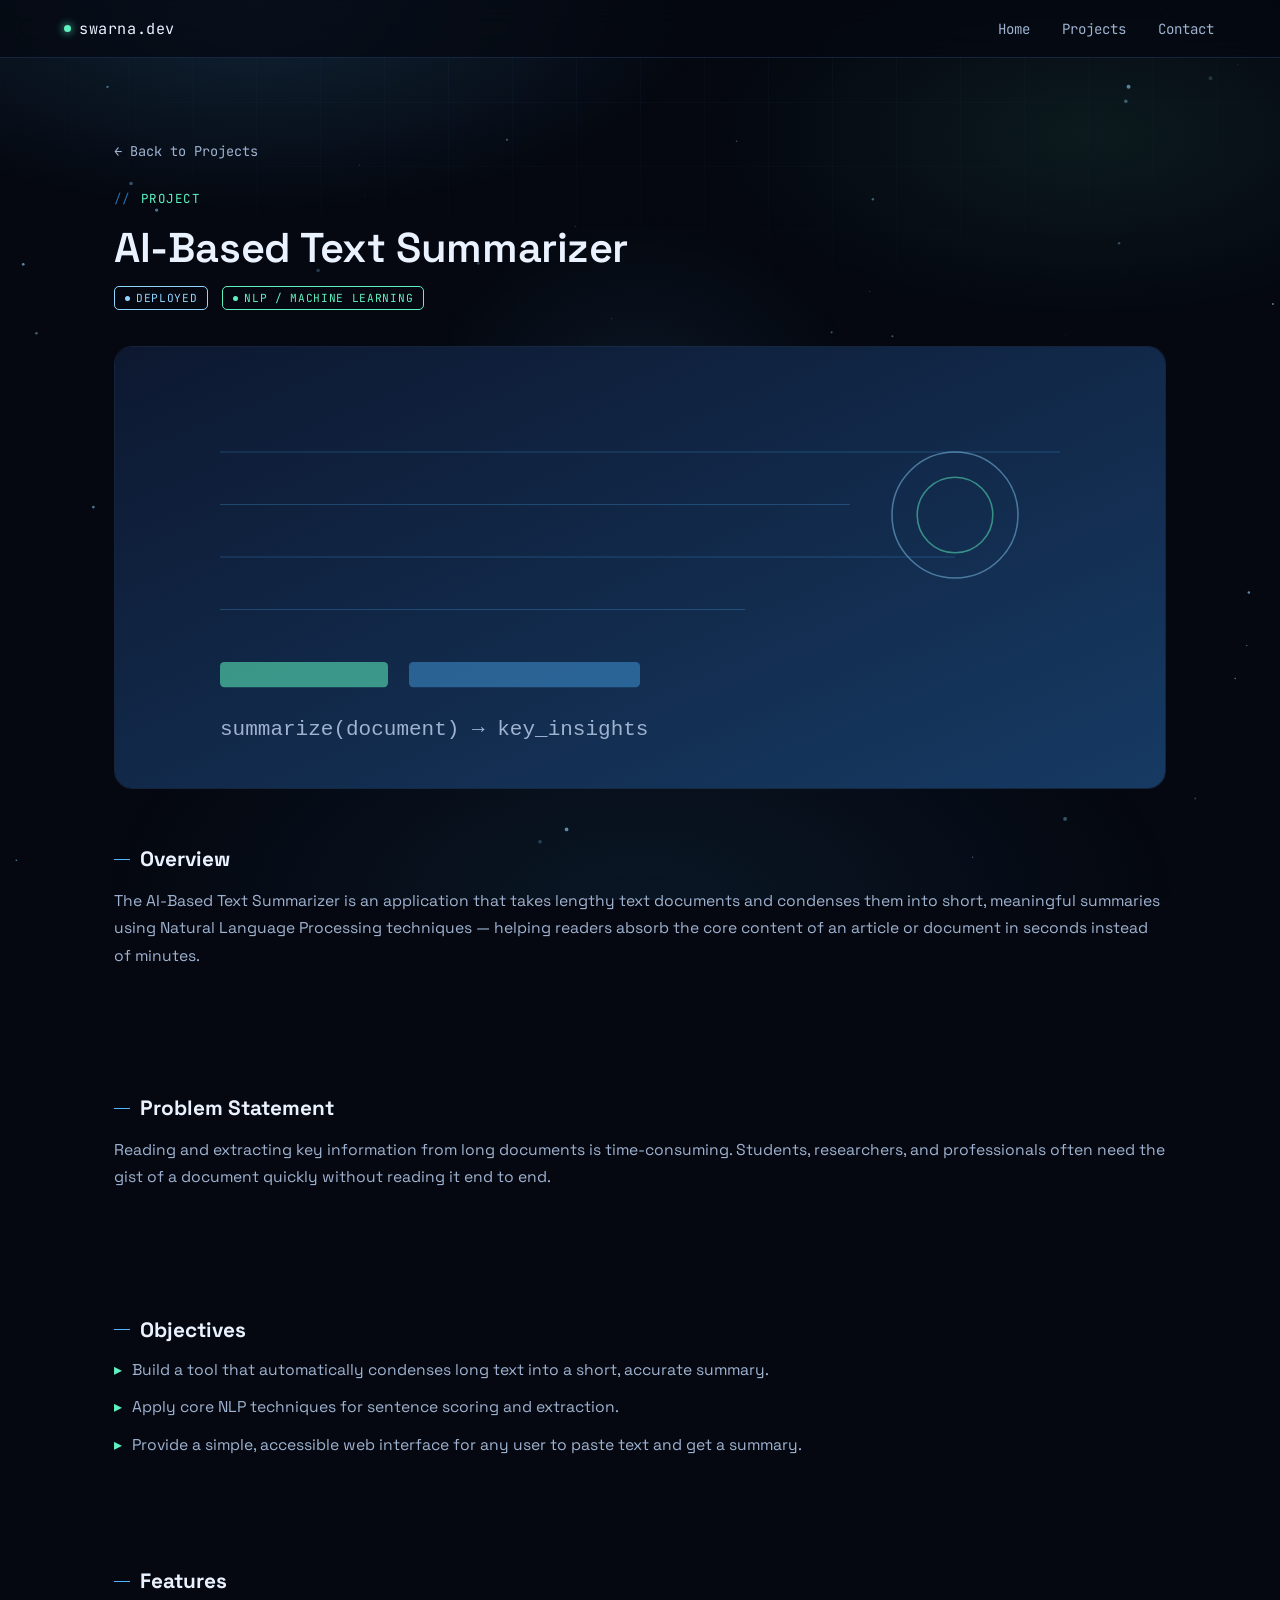
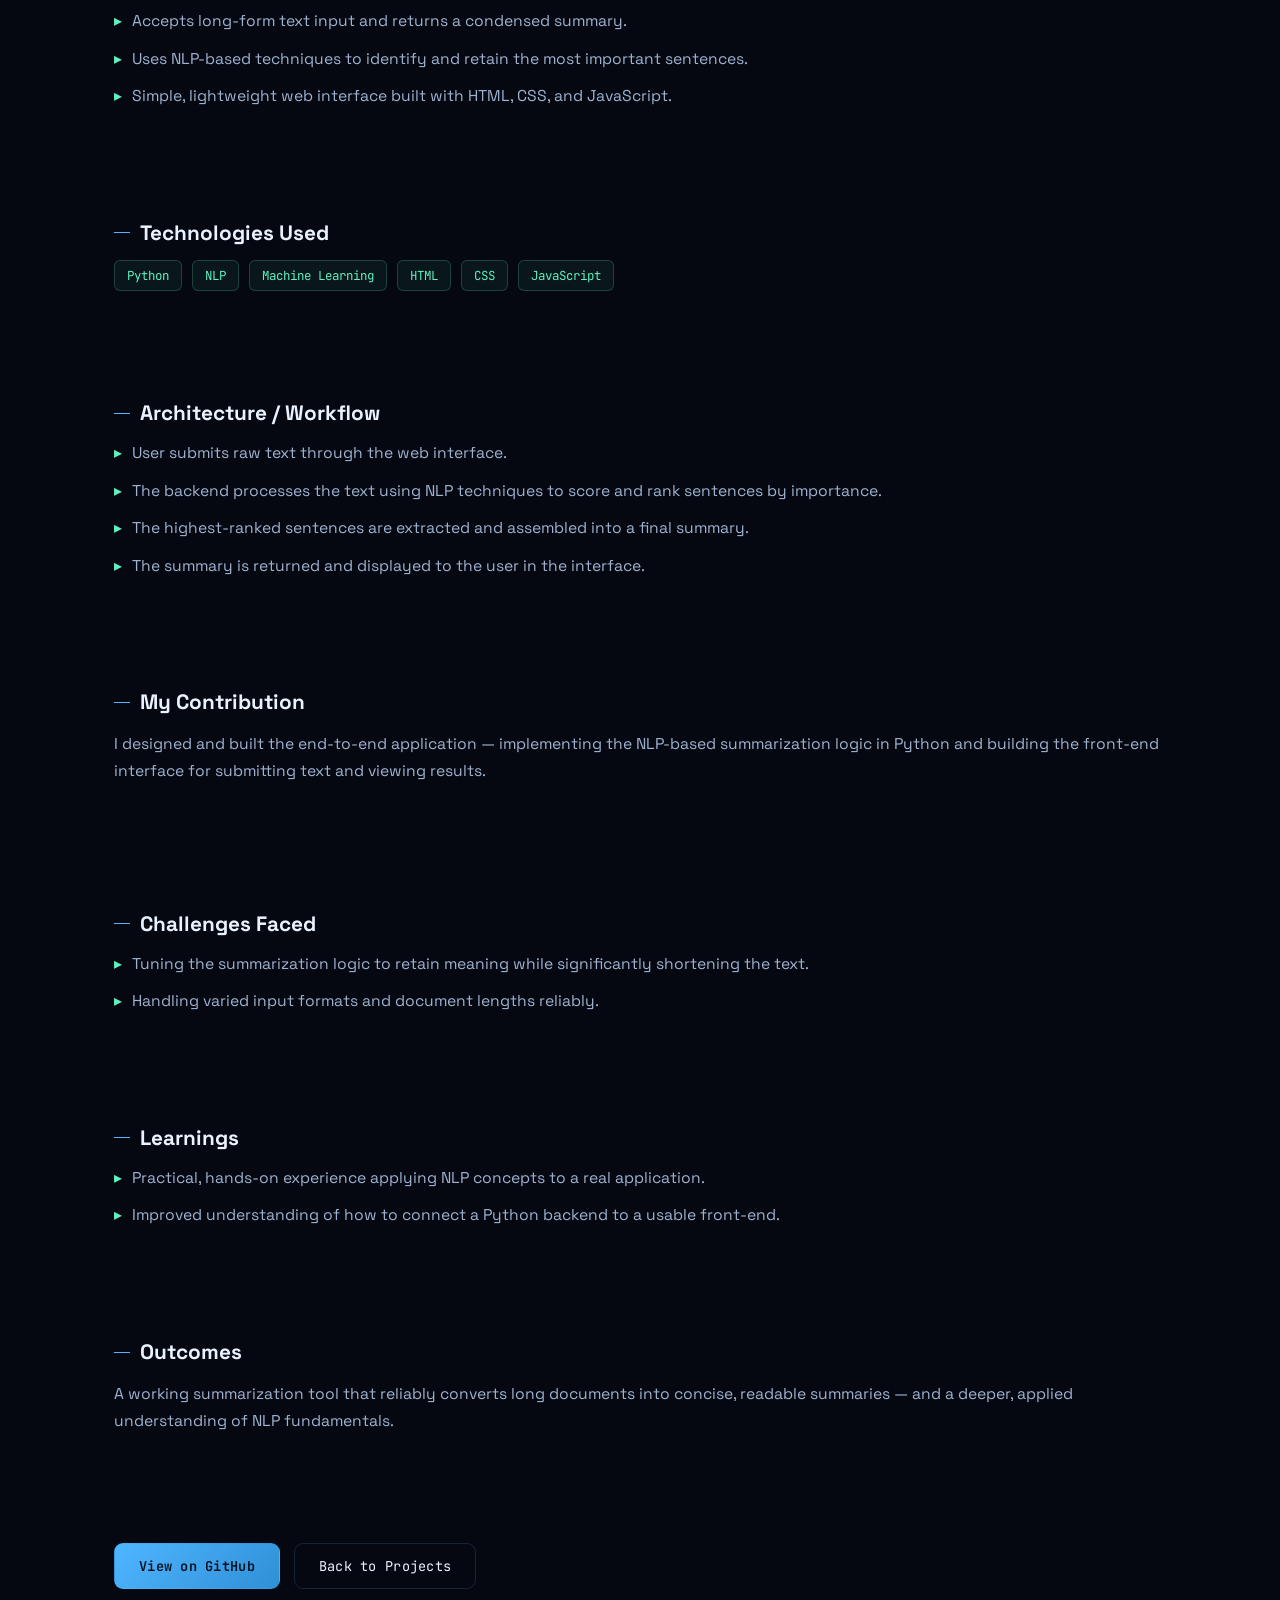
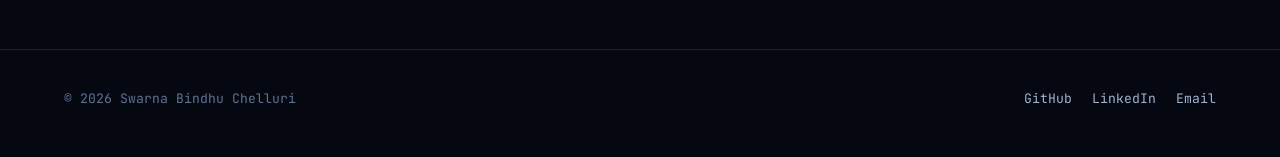
<file: swarna-portfolio/projects/ai-text-summarizer.html>
<!DOCTYPE html>
<html lang="en">
<head>
<meta charset="UTF-8">
<meta name="viewport" content="width=device-width, initial-scale=1.0">
<title>AI-Based Text Summarizer — Swarna Bindhu Chelluri</title>
<meta name="description" content="An NLP-powered application that generates concise summaries from lengthy documents.">
<link rel="preconnect" href="https://fonts.googleapis.com">
<link rel="preconnect" href="https://fonts.gstatic.com" crossorigin>
<link href="https://fonts.googleapis.com/css2?family=Space+Grotesk:wght@400;500;600;700&family=JetBrains+Mono:wght@400;500;600&display=swap" rel="stylesheet">
<link rel="stylesheet" href="../styles.css">
<link rel="stylesheet" href="../sections.css">
</head>
<body>

<div class="scroll-progress" id="scrollProgress"></div>
<div class="cursor-glow" id="cursorGlow"></div>
<div class="backdrop"><div class="backdrop-radial"></div><canvas id="particles"></canvas></div>

<nav class="nav">
  <a href="../index.html" class="nav-logo"><span class="dot"></span>swarna.dev</a>
  <ul class="nav-links" id="navLinks">
    <li><a href="../index.html#home">Home</a></li>
    <li><a href="../index.html#projects">Projects</a></li>
    <li><a href="../index.html#contact">Contact</a></li>
  </ul>
  <button class="nav-toggle" id="navToggle" aria-label="Toggle navigation" aria-expanded="false">☰</button>
</nav>

<main>
  <section class="proj-hero">
    <div class="wrap">
      <a href="../index.html#projects" class="back-link">← Back to Projects</a>
      <div class="eyebrow">Project</div>
      <h1 class="section-title">AI-Based Text Summarizer</h1>
      <div class="proj-meta-bar">
        <span class="status-tag tag-deployed">Deployed</span>
        <span class="status-tag tag-active">NLP / Machine Learning</span>
      </div>

      <div class="proj-thumb-lg">
        <svg viewBox="0 0 1000 420" xmlns="http://www.w3.org/2000/svg">
          <defs><linearGradient id="gh1" x1="0" y1="0" x2="1" y2="1"><stop offset="0%" stop-color="#0d1830"/><stop offset="100%" stop-color="#163a63"/></linearGradient></defs>
          <rect width="1000" height="420" fill="url(#gh1)"/>
          <g stroke="#4fb6ff" stroke-width="1" opacity="0.25">
            <line x1="100" y1="100" x2="900" y2="100"/><line x1="100" y1="150" x2="700" y2="150"/>
            <line x1="100" y1="200" x2="800" y2="200"/><line x1="100" y1="250" x2="600" y2="250"/>
          </g>
          <rect x="100" y="300" width="160" height="24" rx="4" fill="#5ef2c0" opacity="0.55"/>
          <rect x="280" y="300" width="220" height="24" rx="4" fill="#4fb6ff" opacity="0.4"/>
          <circle cx="800" cy="160" r="60" fill="none" stroke="#8fd6ff" stroke-width="1.5" opacity="0.45"/>
          <circle cx="800" cy="160" r="36" fill="none" stroke="#5ef2c0" stroke-width="1.5" opacity="0.5"/>
          <text x="100" y="370" fill="#9fb3d1" font-family="monospace" font-size="20">summarize(document) → key_insights</text>
        </svg>
      </div>

      <div class="proj-detail-grid">
        <div class="proj-section">
          <h2>Overview</h2>
          <p>The AI-Based Text Summarizer is an application that takes lengthy text documents and condenses them into short, meaningful summaries using Natural Language Processing techniques — helping readers absorb the core content of an article or document in seconds instead of minutes.</p>
        </div>

        <div class="proj-section">
          <h2>Problem Statement</h2>
          <p>Reading and extracting key information from long documents is time-consuming. Students, researchers, and professionals often need the gist of a document quickly without reading it end to end.</p>
        </div>

        <div class="proj-section">
          <h2>Objectives</h2>
          <ul>
            <li>Build a tool that automatically condenses long text into a short, accurate summary.</li>
            <li>Apply core NLP techniques for sentence scoring and extraction.</li>
            <li>Provide a simple, accessible web interface for any user to paste text and get a summary.</li>
          </ul>
        </div>

        <div class="proj-section">
          <h2>Features</h2>
          <ul>
            <li>Accepts long-form text input and returns a condensed summary.</li>
            <li>Uses NLP-based techniques to identify and retain the most important sentences.</li>
            <li>Simple, lightweight web interface built with HTML, CSS, and JavaScript.</li>
          </ul>
        </div>

        <div class="proj-section">
          <h2>Technologies Used</h2>
          <div class="proj-tech-row">
            <span>Python</span><span>NLP</span><span>Machine Learning</span><span>HTML</span><span>CSS</span><span>JavaScript</span>
          </div>
        </div>

        <div class="proj-section">
          <h2>Architecture / Workflow</h2>
          <ul>
            <li>User submits raw text through the web interface.</li>
            <li>The backend processes the text using NLP techniques to score and rank sentences by importance.</li>
            <li>The highest-ranked sentences are extracted and assembled into a final summary.</li>
            <li>The summary is returned and displayed to the user in the interface.</li>
          </ul>
        </div>

        <div class="proj-section">
          <h2>My Contribution</h2>
          <p>I designed and built the end-to-end application — implementing the NLP-based summarization logic in Python and building the front-end interface for submitting text and viewing results.</p>
        </div>

        <div class="proj-section">
          <h2>Challenges Faced</h2>
          <ul>
            <li>Tuning the summarization logic to retain meaning while significantly shortening the text.</li>
            <li>Handling varied input formats and document lengths reliably.</li>
          </ul>
        </div>

        <div class="proj-section">
          <h2>Learnings</h2>
          <ul>
            <li>Practical, hands-on experience applying NLP concepts to a real application.</li>
            <li>Improved understanding of how to connect a Python backend to a usable front-end.</li>
          </ul>
        </div>

        <div class="proj-section">
          <h2>Outcomes</h2>
          <p>A working summarization tool that reliably converts long documents into concise, readable summaries — and a deeper, applied understanding of NLP fundamentals.</p>
        </div>
      </div>

      <div class="proj-cta">
        <a href="https://github.com/swarnabindhu36/AI-Based-Text-Summarizer" target="_blank" rel="noopener" class="btn btn-primary">View on GitHub</a>
        <a href="../index.html#projects" class="btn btn-ghost">Back to Projects</a>
      </div>
    </div>
  </section>
</main>

<footer class="footer">
  <div class="footer-inner">
    <span>© 2026 Swarna Bindhu Chelluri</span>
    <div class="footer-links">
      <a href="https://github.com/swarnabindhu36" target="_blank" rel="noopener">GitHub</a>
      <a href="https://www.linkedin.com/in/swarna-bindhu-chelluri-a96a38323" target="_blank" rel="noopener">LinkedIn</a>
      <a href="mailto:swarnabindhu36@gmail.com">Email</a>
    </div>
  </div>
</footer>

<script src="../main.js"></script>
</body>
</html>
</file>
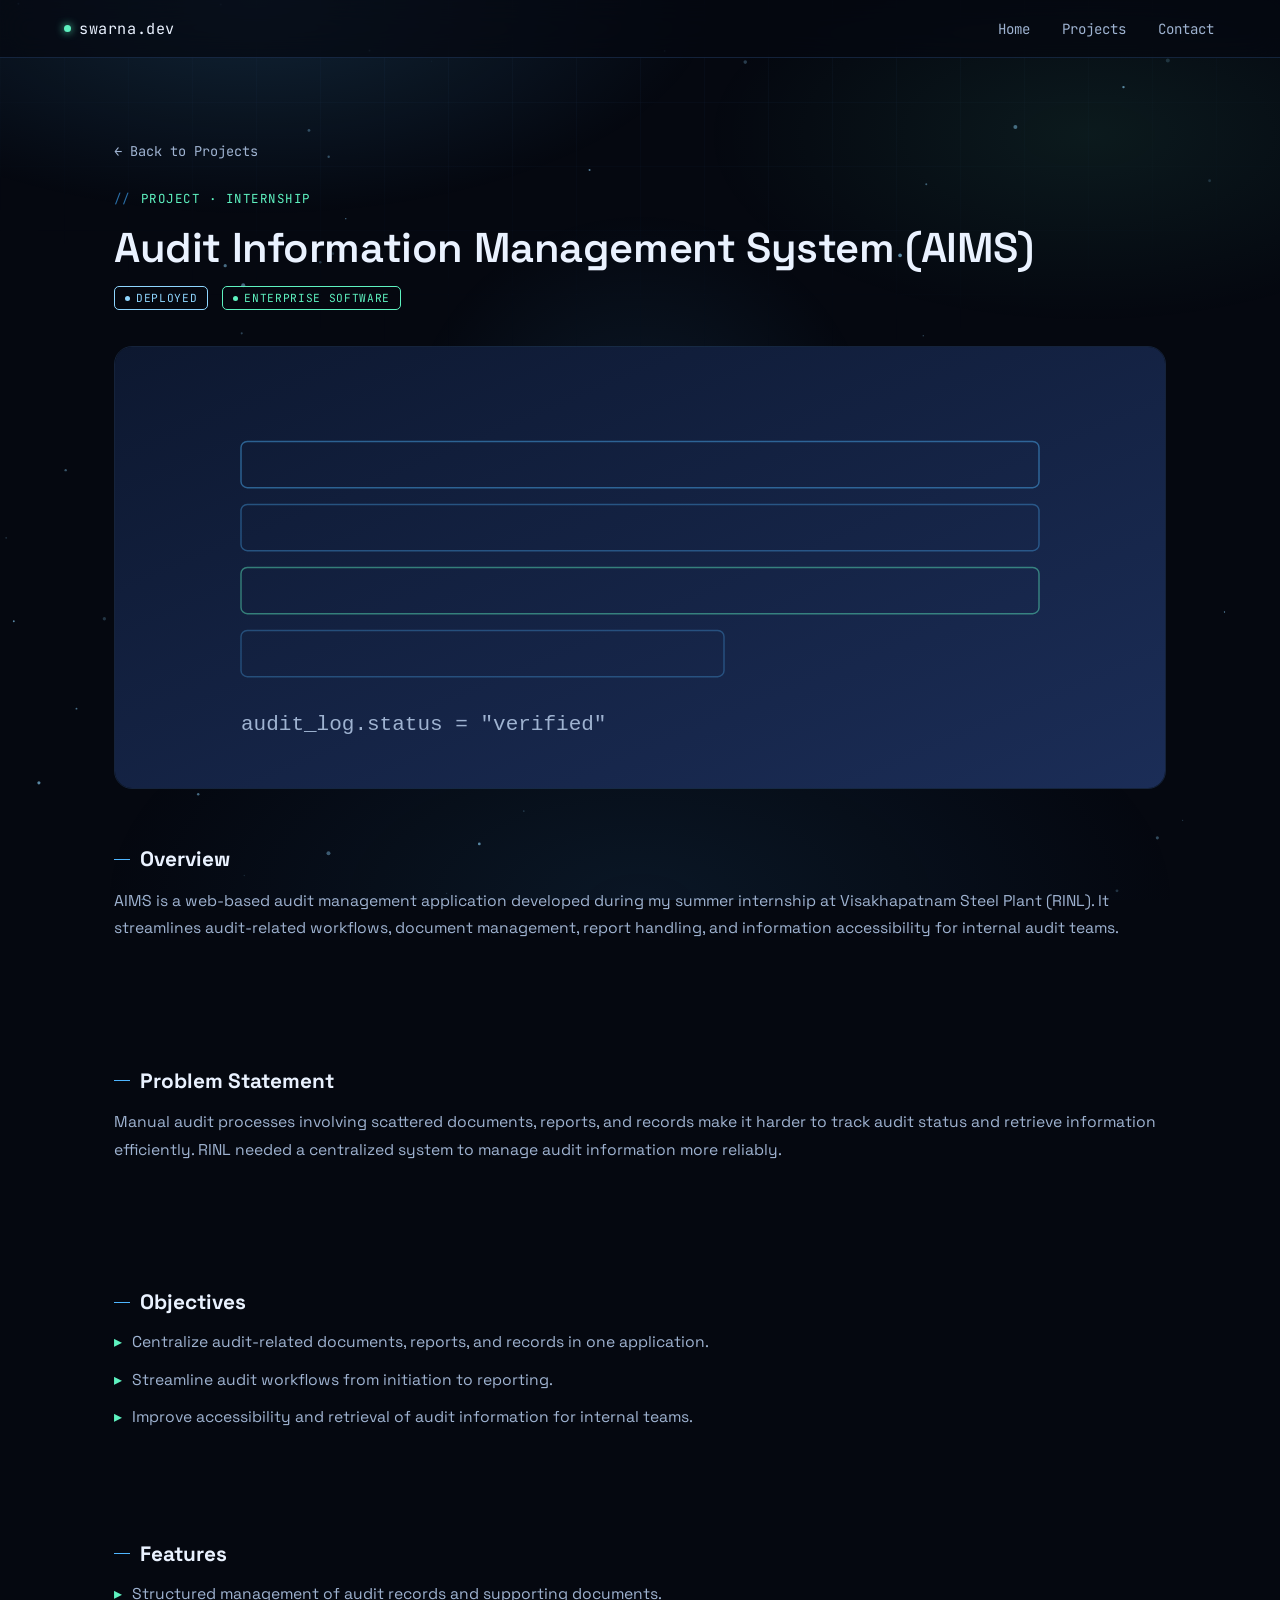
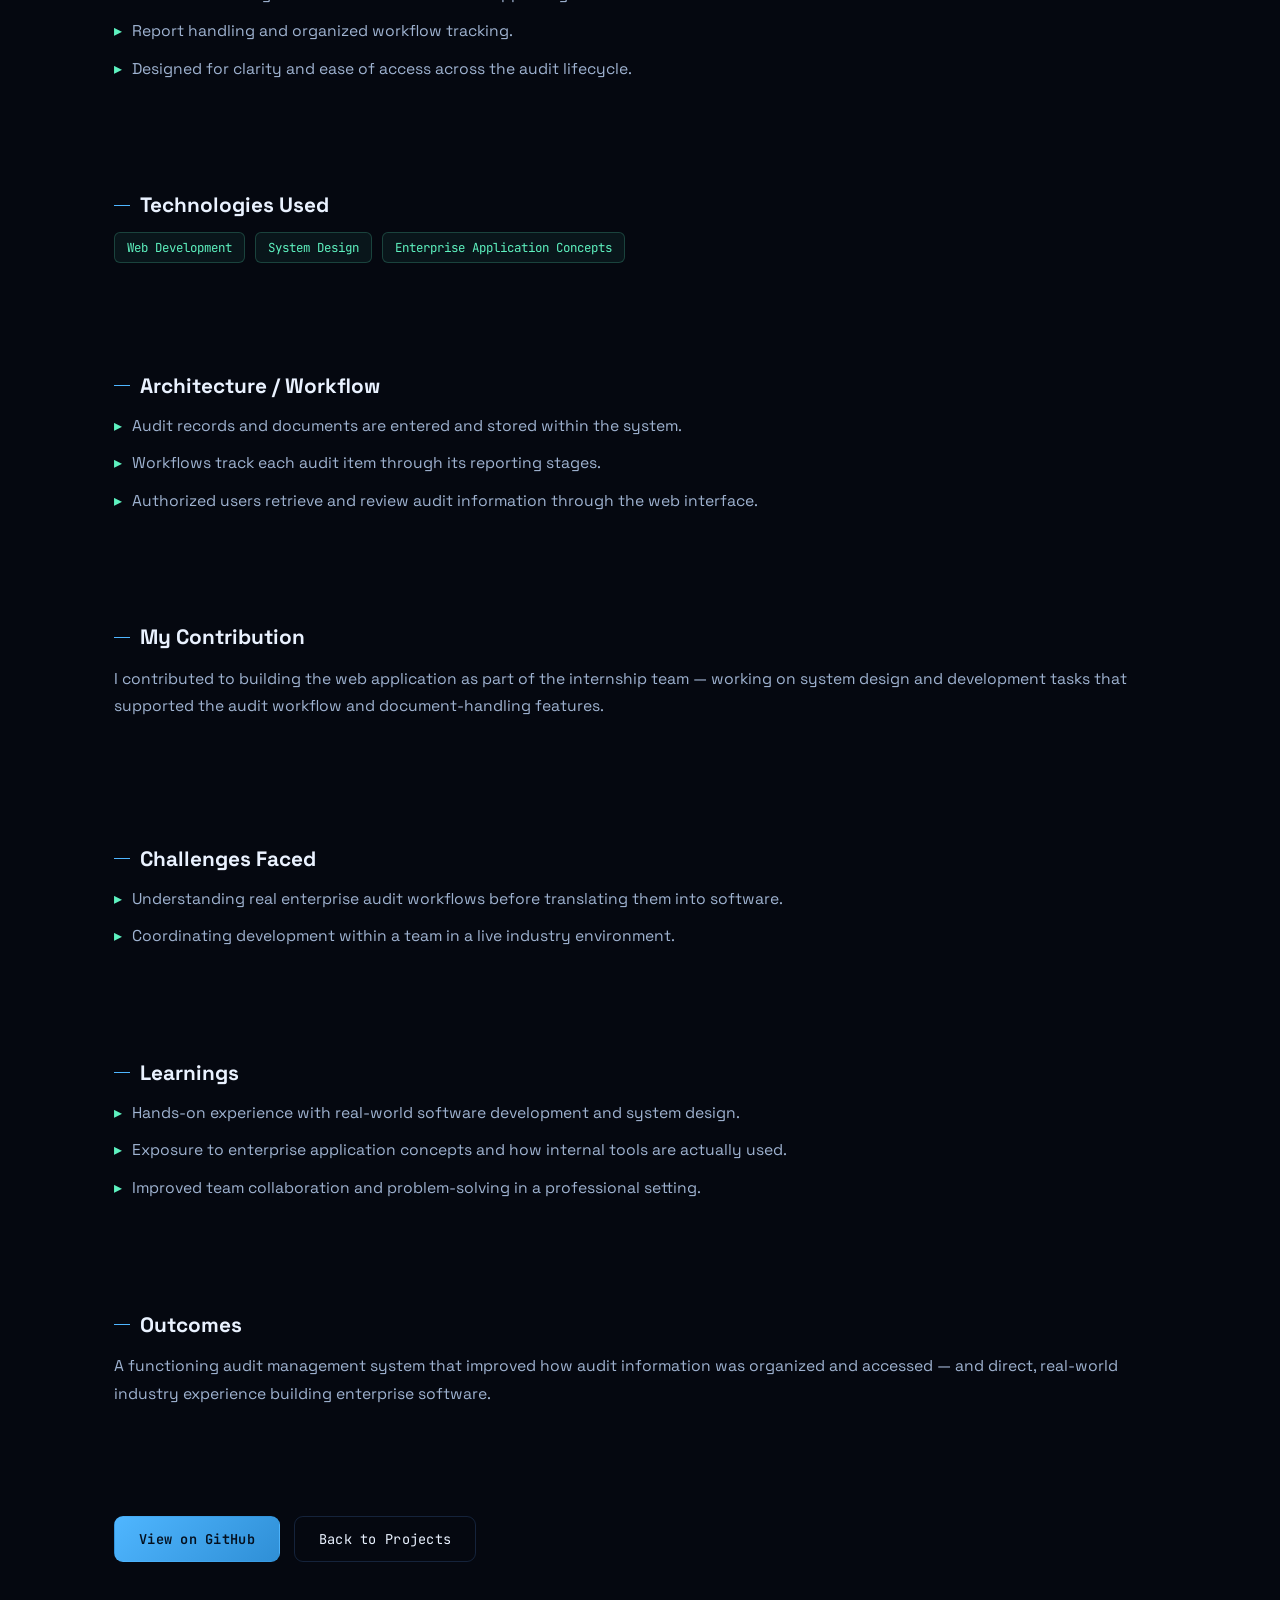
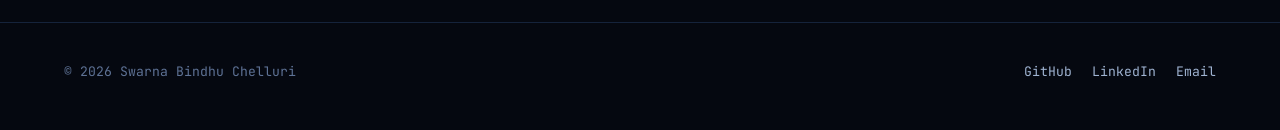
<file: swarna-portfolio/projects/aims.html>
<!DOCTYPE html>
<html lang="en">
<head>
<meta charset="UTF-8">
<meta name="viewport" content="width=device-width, initial-scale=1.0">
<title>Audit Information Management System — Swarna Bindhu Chelluri</title>
<meta name="description" content="A web-based audit management application built during an internship at Visakhapatnam Steel Plant (RINL).">
<link rel="preconnect" href="https://fonts.googleapis.com">
<link rel="preconnect" href="https://fonts.gstatic.com" crossorigin>
<link href="https://fonts.googleapis.com/css2?family=Space+Grotesk:wght@400;500;600;700&family=JetBrains+Mono:wght@400;500;600&display=swap" rel="stylesheet">
<link rel="stylesheet" href="../styles.css">
<link rel="stylesheet" href="../sections.css">
</head>
<body>

<div class="scroll-progress" id="scrollProgress"></div>
<div class="cursor-glow" id="cursorGlow"></div>
<div class="backdrop"><div class="backdrop-radial"></div><canvas id="particles"></canvas></div>

<nav class="nav">
  <a href="../index.html" class="nav-logo"><span class="dot"></span>swarna.dev</a>
  <ul class="nav-links" id="navLinks">
    <li><a href="../index.html#home">Home</a></li>
    <li><a href="../index.html#projects">Projects</a></li>
    <li><a href="../index.html#contact">Contact</a></li>
  </ul>
  <button class="nav-toggle" id="navToggle" aria-label="Toggle navigation" aria-expanded="false">☰</button>
</nav>

<main>
  <section class="proj-hero">
    <div class="wrap">
      <a href="../index.html#projects" class="back-link">← Back to Projects</a>
      <div class="eyebrow">Project · Internship</div>
      <h1 class="section-title">Audit Information Management System (AIMS)</h1>
      <div class="proj-meta-bar">
        <span class="status-tag tag-deployed">Deployed</span>
        <span class="status-tag tag-active">Enterprise Software</span>
      </div>

      <div class="proj-thumb-lg">
        <svg viewBox="0 0 1000 420" xmlns="http://www.w3.org/2000/svg">
          <defs><linearGradient id="gh3" x1="0" y1="0" x2="1" y2="1"><stop offset="0%" stop-color="#0d1830"/><stop offset="100%" stop-color="#1b2d57"/></linearGradient></defs>
          <rect width="1000" height="420" fill="url(#gh3)"/>
          <rect x="120" y="90" width="760" height="44" rx="6" fill="none" stroke="#4fb6ff" stroke-width="1.4" opacity="0.45"/>
          <rect x="120" y="150" width="760" height="44" rx="6" fill="none" stroke="#4fb6ff" stroke-width="1.4" opacity="0.35"/>
          <rect x="120" y="210" width="760" height="44" rx="6" fill="none" stroke="#5ef2c0" stroke-width="1.4" opacity="0.45"/>
          <rect x="120" y="270" width="460" height="44" rx="6" fill="none" stroke="#4fb6ff" stroke-width="1.4" opacity="0.3"/>
          <text x="120" y="365" fill="#9fb3d1" font-family="monospace" font-size="20">audit_log.status = "verified"</text>
        </svg>
      </div>

      <div class="proj-detail-grid">
        <div class="proj-section">
          <h2>Overview</h2>
          <p>AIMS is a web-based audit management application developed during my summer internship at Visakhapatnam Steel Plant (RINL). It streamlines audit-related workflows, document management, report handling, and information accessibility for internal audit teams.</p>
        </div>

        <div class="proj-section">
          <h2>Problem Statement</h2>
          <p>Manual audit processes involving scattered documents, reports, and records make it harder to track audit status and retrieve information efficiently. RINL needed a centralized system to manage audit information more reliably.</p>
        </div>

        <div class="proj-section">
          <h2>Objectives</h2>
          <ul>
            <li>Centralize audit-related documents, reports, and records in one application.</li>
            <li>Streamline audit workflows from initiation to reporting.</li>
            <li>Improve accessibility and retrieval of audit information for internal teams.</li>
          </ul>
        </div>

        <div class="proj-section">
          <h2>Features</h2>
          <ul>
            <li>Structured management of audit records and supporting documents.</li>
            <li>Report handling and organized workflow tracking.</li>
            <li>Designed for clarity and ease of access across the audit lifecycle.</li>
          </ul>
        </div>

        <div class="proj-section">
          <h2>Technologies Used</h2>
          <div class="proj-tech-row">
            <span>Web Development</span><span>System Design</span><span>Enterprise Application Concepts</span>
          </div>
        </div>

        <div class="proj-section">
          <h2>Architecture / Workflow</h2>
          <ul>
            <li>Audit records and documents are entered and stored within the system.</li>
            <li>Workflows track each audit item through its reporting stages.</li>
            <li>Authorized users retrieve and review audit information through the web interface.</li>
          </ul>
        </div>

        <div class="proj-section">
          <h2>My Contribution</h2>
          <p>I contributed to building the web application as part of the internship team — working on system design and development tasks that supported the audit workflow and document-handling features.</p>
        </div>

        <div class="proj-section">
          <h2>Challenges Faced</h2>
          <ul>
            <li>Understanding real enterprise audit workflows before translating them into software.</li>
            <li>Coordinating development within a team in a live industry environment.</li>
          </ul>
        </div>

        <div class="proj-section">
          <h2>Learnings</h2>
          <ul>
            <li>Hands-on experience with real-world software development and system design.</li>
            <li>Exposure to enterprise application concepts and how internal tools are actually used.</li>
            <li>Improved team collaboration and problem-solving in a professional setting.</li>
          </ul>
        </div>

        <div class="proj-section">
          <h2>Outcomes</h2>
          <p>A functioning audit management system that improved how audit information was organized and accessed — and direct, real-world industry experience building enterprise software.</p>
        </div>
      </div>

      <div class="proj-cta">
        <a href="https://github.com/swarnabindhu36/Audit-Information-Management-System-AIMS-" target="_blank" rel="noopener" class="btn btn-primary">View on GitHub</a>
        <a href="../index.html#projects" class="btn btn-ghost">Back to Projects</a>
      </div>
    </div>
  </section>
</main>

<footer class="footer">
  <div class="footer-inner">
    <span>© 2026 Swarna Bindhu Chelluri</span>
    <div class="footer-links">
      <a href="https://github.com/swarnabindhu36" target="_blank" rel="noopener">GitHub</a>
      <a href="https://www.linkedin.com/in/swarna-bindhu-chelluri-a96a38323" target="_blank" rel="noopener">LinkedIn</a>
      <a href="mailto:swarnabindhu36@gmail.com">Email</a>
    </div>
  </div>
</footer>

<script src="../main.js"></script>
</body>
</html>
</file>
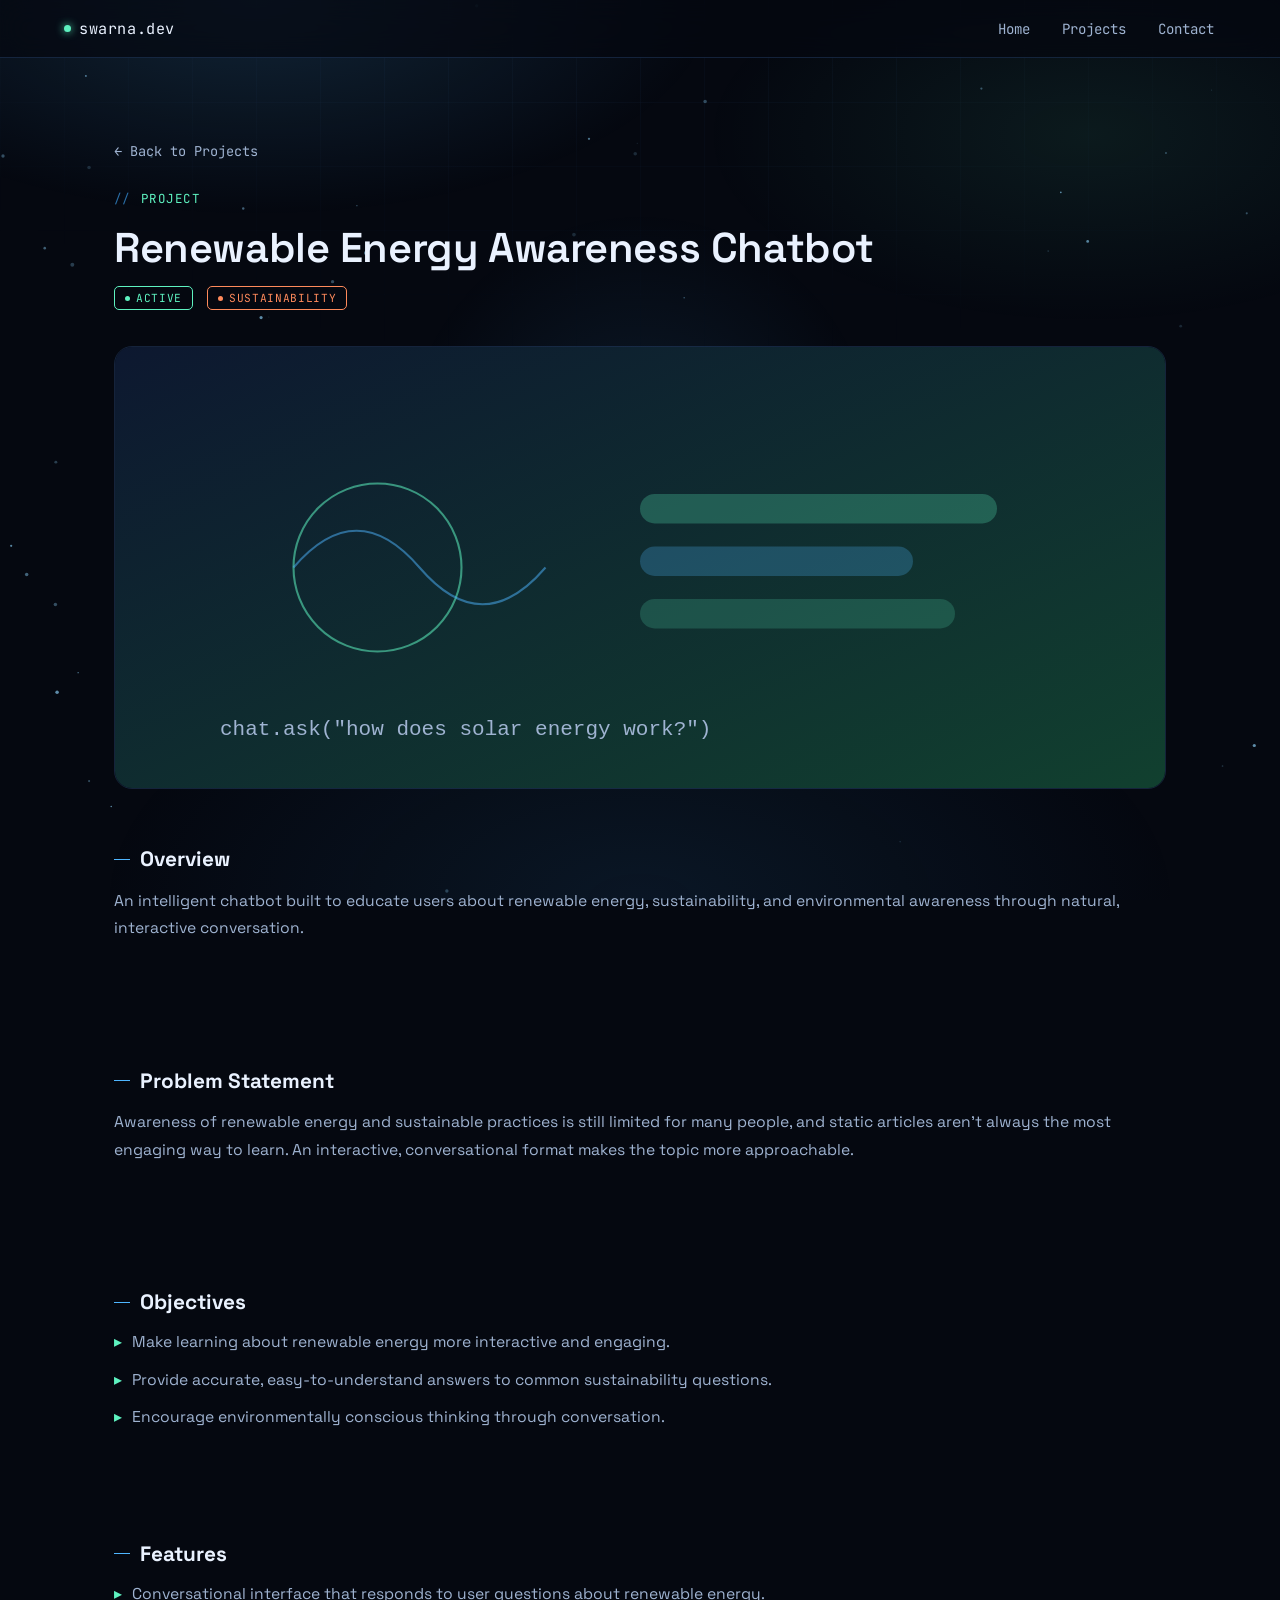
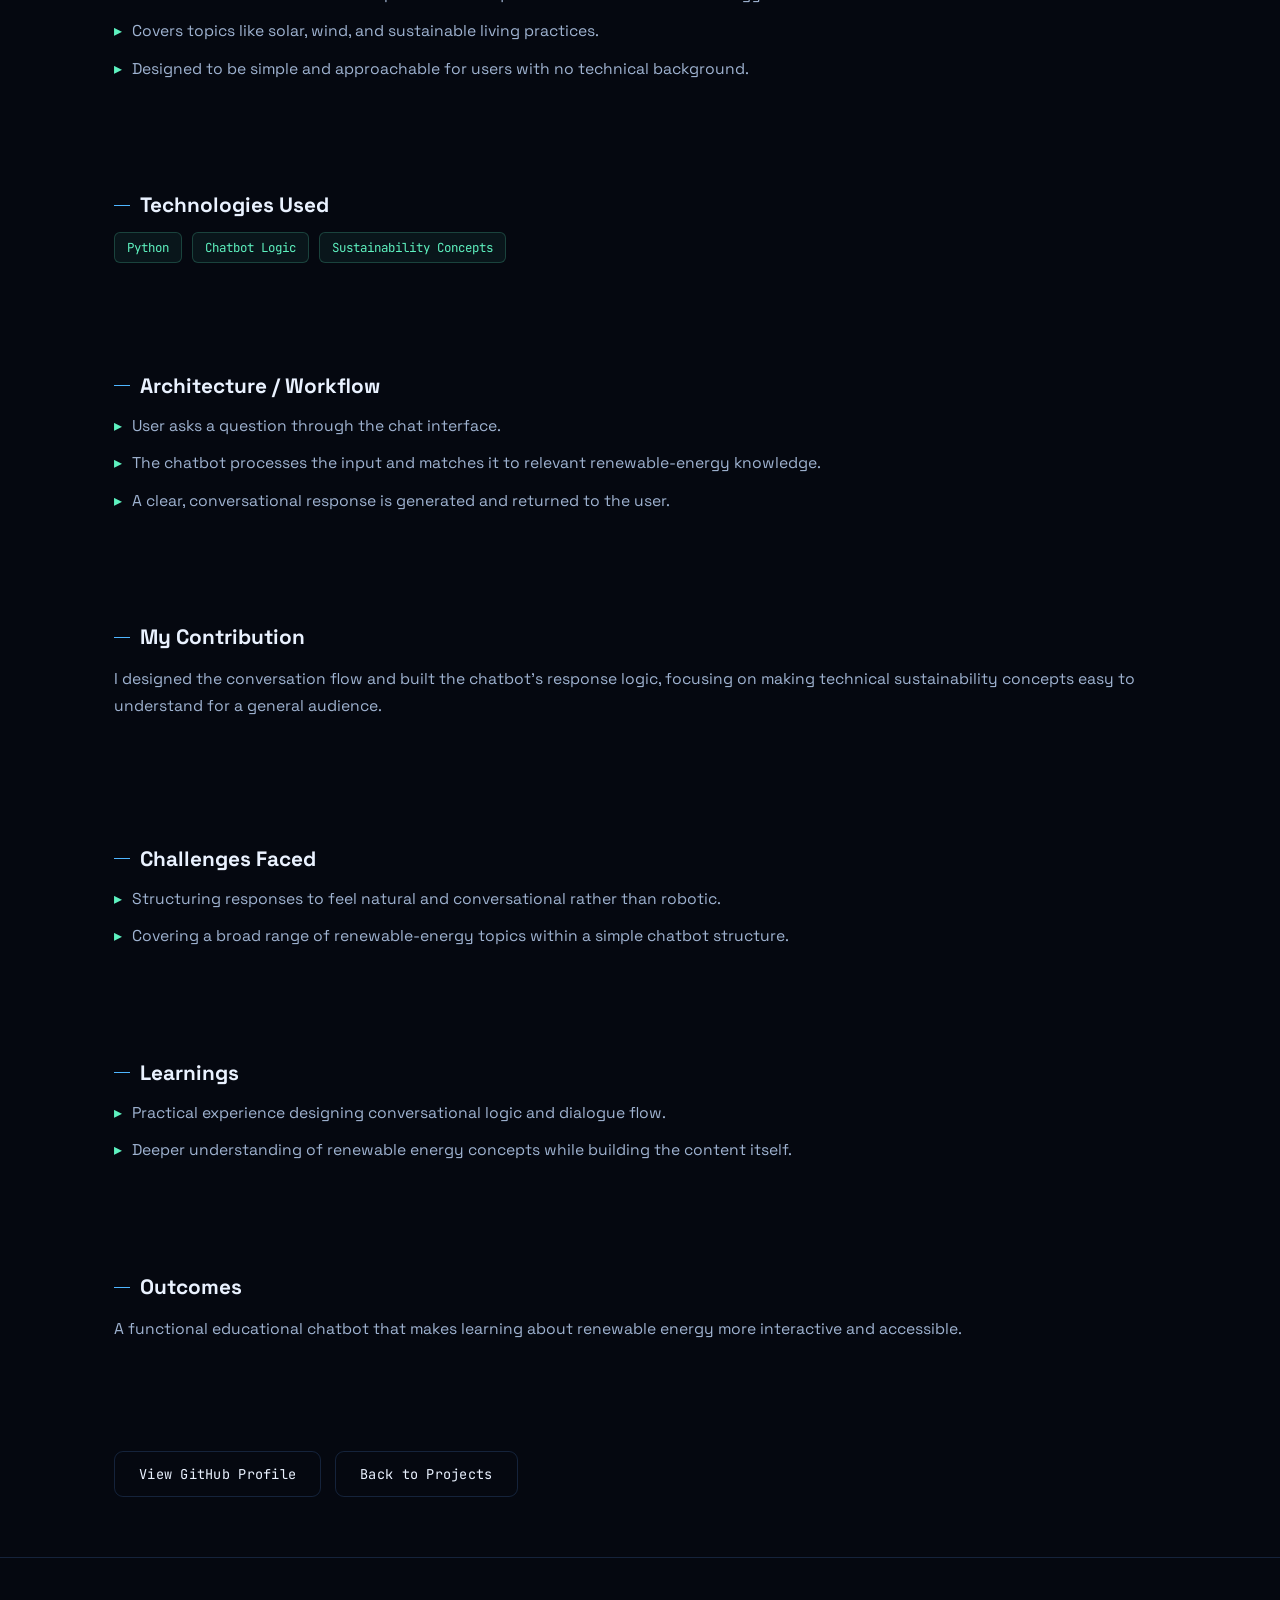
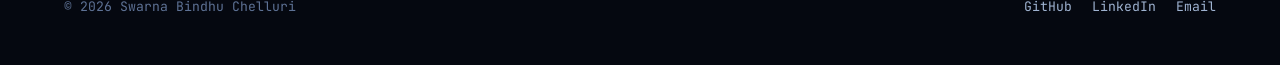
<file: swarna-portfolio/projects/renewable-energy-chatbot.html>
<!DOCTYPE html>
<html lang="en">
<head>
<meta charset="UTF-8">
<meta name="viewport" content="width=device-width, initial-scale=1.0">
<title>Renewable Energy Awareness Chatbot — Swarna Bindhu Chelluri</title>
<meta name="description" content="An interactive chatbot built to educate users about renewable energy and sustainability.">
<link rel="preconnect" href="https://fonts.googleapis.com">
<link rel="preconnect" href="https://fonts.gstatic.com" crossorigin>
<link href="https://fonts.googleapis.com/css2?family=Space+Grotesk:wght@400;500;600;700&family=JetBrains+Mono:wght@400;500;600&display=swap" rel="stylesheet">
<link rel="stylesheet" href="../styles.css">
<link rel="stylesheet" href="../sections.css">
</head>
<body>

<div class="scroll-progress" id="scrollProgress"></div>
<div class="cursor-glow" id="cursorGlow"></div>
<div class="backdrop"><div class="backdrop-radial"></div><canvas id="particles"></canvas></div>

<nav class="nav">
  <a href="../index.html" class="nav-logo"><span class="dot"></span>swarna.dev</a>
  <ul class="nav-links" id="navLinks">
    <li><a href="../index.html#home">Home</a></li>
    <li><a href="../index.html#projects">Projects</a></li>
    <li><a href="../index.html#contact">Contact</a></li>
  </ul>
  <button class="nav-toggle" id="navToggle" aria-label="Toggle navigation" aria-expanded="false">☰</button>
</nav>

<main>
  <section class="proj-hero">
    <div class="wrap">
      <a href="../index.html#projects" class="back-link">← Back to Projects</a>
      <div class="eyebrow">Project</div>
      <h1 class="section-title">Renewable Energy Awareness Chatbot</h1>
      <div class="proj-meta-bar">
        <span class="status-tag tag-active">Active</span>
        <span class="status-tag tag-learning">Sustainability</span>
      </div>

      <div class="proj-thumb-lg">
        <svg viewBox="0 0 1000 420" xmlns="http://www.w3.org/2000/svg">
          <defs><linearGradient id="gh2" x1="0" y1="0" x2="1" y2="1"><stop offset="0%" stop-color="#0d1830"/><stop offset="100%" stop-color="#11402f"/></linearGradient></defs>
          <rect width="1000" height="420" fill="url(#gh2)"/>
          <circle cx="250" cy="210" r="80" fill="none" stroke="#5ef2c0" stroke-width="2" opacity="0.55"/>
          <path d="M170 210 q60 -70 120 0 q60 70 120 0" stroke="#4fb6ff" stroke-width="2" fill="none" opacity="0.5"/>
          <rect x="500" y="140" width="340" height="28" rx="14" fill="#5ef2c0" opacity="0.25"/>
          <rect x="500" y="190" width="260" height="28" rx="14" fill="#4fb6ff" opacity="0.25"/>
          <rect x="500" y="240" width="300" height="28" rx="14" fill="#5ef2c0" opacity="0.18"/>
          <text x="100" y="370" fill="#9fb3d1" font-family="monospace" font-size="20">chat.ask("how does solar energy work?")</text>
        </svg>
      </div>

      <div class="proj-detail-grid">
        <div class="proj-section">
          <h2>Overview</h2>
          <p>An intelligent chatbot built to educate users about renewable energy, sustainability, and environmental awareness through natural, interactive conversation.</p>
        </div>

        <div class="proj-section">
          <h2>Problem Statement</h2>
          <p>Awareness of renewable energy and sustainable practices is still limited for many people, and static articles aren't always the most engaging way to learn. An interactive, conversational format makes the topic more approachable.</p>
        </div>

        <div class="proj-section">
          <h2>Objectives</h2>
          <ul>
            <li>Make learning about renewable energy more interactive and engaging.</li>
            <li>Provide accurate, easy-to-understand answers to common sustainability questions.</li>
            <li>Encourage environmentally conscious thinking through conversation.</li>
          </ul>
        </div>

        <div class="proj-section">
          <h2>Features</h2>
          <ul>
            <li>Conversational interface that responds to user questions about renewable energy.</li>
            <li>Covers topics like solar, wind, and sustainable living practices.</li>
            <li>Designed to be simple and approachable for users with no technical background.</li>
          </ul>
        </div>

        <div class="proj-section">
          <h2>Technologies Used</h2>
          <div class="proj-tech-row">
            <span>Python</span><span>Chatbot Logic</span><span>Sustainability Concepts</span>
          </div>
        </div>

        <div class="proj-section">
          <h2>Architecture / Workflow</h2>
          <ul>
            <li>User asks a question through the chat interface.</li>
            <li>The chatbot processes the input and matches it to relevant renewable-energy knowledge.</li>
            <li>A clear, conversational response is generated and returned to the user.</li>
          </ul>
        </div>

        <div class="proj-section">
          <h2>My Contribution</h2>
          <p>I designed the conversation flow and built the chatbot's response logic, focusing on making technical sustainability concepts easy to understand for a general audience.</p>
        </div>

        <div class="proj-section">
          <h2>Challenges Faced</h2>
          <ul>
            <li>Structuring responses to feel natural and conversational rather than robotic.</li>
            <li>Covering a broad range of renewable-energy topics within a simple chatbot structure.</li>
          </ul>
        </div>

        <div class="proj-section">
          <h2>Learnings</h2>
          <ul>
            <li>Practical experience designing conversational logic and dialogue flow.</li>
            <li>Deeper understanding of renewable energy concepts while building the content itself.</li>
          </ul>
        </div>

        <div class="proj-section">
          <h2>Outcomes</h2>
          <p>A functional educational chatbot that makes learning about renewable energy more interactive and accessible.</p>
        </div>
      </div>

      <div class="proj-cta">
        <a href="https://github.com/swarnabindhu36" target="_blank" rel="noopener" class="btn btn-ghost">View GitHub Profile</a>
        <a href="../index.html#projects" class="btn btn-ghost">Back to Projects</a>
      </div>
    </div>
  </section>
</main>

<footer class="footer">
  <div class="footer-inner">
    <span>© 2026 Swarna Bindhu Chelluri</span>
    <div class="footer-links">
      <a href="https://github.com/swarnabindhu36" target="_blank" rel="noopener">GitHub</a>
      <a href="https://www.linkedin.com/in/swarna-bindhu-chelluri-a96a38323" target="_blank" rel="noopener">LinkedIn</a>
      <a href="mailto:swarnabindhu36@gmail.com">Email</a>
    </div>
  </div>
</footer>

<script src="../main.js"></script>
</body>
</html>
</file>
<file: swarna-portfolio/styles.css>
/* ============================================================
   SWARNA BINDHU CHELLURI — PORTFOLIO
   Design tokens
   ============================================================ */
:root {
  /* Color */
  --bg-void: #050810;
  --bg-deep: #0a1120;
  --bg-panel: #0d1830;
  --glass-fill: rgba(18, 30, 56, 0.55);
  --glass-border: rgba(94, 163, 255, 0.18);
  --neon: #4fb6ff;
  --neon-bright: #8fd6ff;
  --neon-dim: #2a6fa8;
  --signal: #5ef2c0;
  --text-hi: #eaf2ff;
  --text-mid: #9fb3d1;
  --text-low: #5e7295;
  --warn: #ff8a5b;

  /* Type */
  --font-display: "Space Grotesk", "Segoe UI", sans-serif;
  --font-mono: "JetBrains Mono", "Courier New", monospace;

  /* Layout */
  --maxw: 1180px;
  --pad: clamp(20px, 5vw, 64px);
  --radius: 14px;
  --radius-sm: 8px;
}

* { box-sizing: border-box; }
html { scroll-behavior: smooth; }

@media (prefers-reduced-motion: reduce) {
  html { scroll-behavior: auto; }
  *, *::before, *::after {
    animation-duration: 0.001ms !important;
    animation-iteration-count: 1 !important;
    transition-duration: 0.001ms !important;
    scroll-behavior: auto !important;
  }
}

body {
  margin: 0;
  background: var(--bg-void);
  color: var(--text-hi);
  font-family: var(--font-display);
  -webkit-font-smoothing: antialiased;
  overflow-x: hidden;
  position: relative;
}

a { color: inherit; text-decoration: none; }
ul { margin: 0; padding: 0; }
img { max-width: 100%; display: block; }

::selection { background: var(--neon-dim); color: #fff; }

/* Visible keyboard focus */
a:focus-visible, button:focus-visible, input:focus-visible, textarea:focus-visible {
  outline: 2px solid var(--neon-bright);
  outline-offset: 3px;
  border-radius: 4px;
}

.mono { font-family: var(--font-mono); }

/* ============================================================
   BACKDROP LAYERS — grid, particles, glow
   ============================================================ */
.backdrop {
  position: fixed;
  inset: 0;
  z-index: 0;
  pointer-events: none;
  overflow: hidden;
}

.backdrop::before {
  content: "";
  position: absolute;
  inset: -10%;
  background-image:
    linear-gradient(var(--glass-border) 1px, transparent 1px),
    linear-gradient(90deg, var(--glass-border) 1px, transparent 1px);
  background-size: 64px 64px;
  opacity: 0.18;
  mask-image: radial-gradient(ellipse 80% 60% at 50% 0%, black 30%, transparent 75%);
}

.backdrop-radial {
  position: absolute;
  inset: 0;
  background:
    radial-gradient(ellipse 60% 40% at 20% 0%, rgba(79,182,255,0.16), transparent 60%),
    radial-gradient(ellipse 50% 35% at 85% 15%, rgba(94,242,192,0.08), transparent 60%),
    radial-gradient(ellipse 70% 50% at 50% 100%, rgba(42,111,168,0.14), transparent 60%);
}

#particles {
  position: absolute;
  inset: 0;
  width: 100%;
  height: 100%;
}

.cursor-glow {
  position: fixed;
  width: 480px;
  height: 480px;
  border-radius: 50%;
  pointer-events: none;
  z-index: 1;
  background: radial-gradient(circle, rgba(79,182,255,0.10), transparent 70%);
  transform: translate(-50%, -50%);
  left: var(--cx, 50vw);
  top: var(--cy, 50vh);
  transition: opacity 0.3s ease;
}

@media (max-width: 760px) {
  .cursor-glow { display: none; }
}

/* ============================================================
   SCROLL PROGRESS
   ============================================================ */
.scroll-progress {
  position: fixed;
  top: 0; left: 0;
  height: 2.5px;
  width: 0%;
  background: linear-gradient(90deg, var(--neon), var(--signal));
  z-index: 100;
  box-shadow: 0 0 12px var(--neon);
  transition: width 0.08s linear;
}

/* ============================================================
   NAV
   ============================================================ */
.nav {
  position: fixed;
  top: 0; left: 0; right: 0;
  z-index: 90;
  display: flex;
  align-items: center;
  justify-content: space-between;
  padding: 18px var(--pad);
  background: rgba(5, 8, 16, 0.7);
  backdrop-filter: blur(14px);
  border-bottom: 1px solid var(--glass-border);
  transition: padding 0.3s ease;
}

.nav-logo {
  font-family: var(--font-mono);
  font-size: 0.95rem;
  letter-spacing: 0.04em;
  color: var(--text-hi);
  display: flex;
  align-items: center;
  gap: 8px;
}

.nav-logo .dot {
  width: 7px; height: 7px;
  border-radius: 50%;
  background: var(--signal);
  box-shadow: 0 0 8px var(--signal);
  display: inline-block;
}

.nav-links {
  display: flex;
  gap: 28px;
  list-style: none;
  font-size: 0.88rem;
  font-family: var(--font-mono);
}

.nav-links a {
  color: var(--text-mid);
  position: relative;
  padding: 4px 2px;
  transition: color 0.2s ease;
}
.nav-links a:hover, .nav-links a.active { color: var(--neon-bright); }
.nav-links a::after {
  content: "";
  position: absolute;
  left: 0; bottom: -4px;
  width: 0%; height: 1px;
  background: var(--neon-bright);
  transition: width 0.25s ease;
}
.nav-links a:hover::after, .nav-links a.active::after { width: 100%; }

.nav-toggle {
  display: none;
  background: none;
  border: 1px solid var(--glass-border);
  border-radius: 6px;
  width: 38px; height: 38px;
  color: var(--text-hi);
  font-size: 1.1rem;
  cursor: pointer;
}

@media (max-width: 880px) {
  .nav-links {
    position: fixed;
    top: 60px; right: 0;
    flex-direction: column;
    gap: 0;
    background: rgba(8, 12, 24, 0.97);
    border-left: 1px solid var(--glass-border);
    border-bottom: 1px solid var(--glass-border);
    width: 230px;
    transform: translateX(100%);
    transition: transform 0.3s ease;
    padding: 8px 0;
  }
  .nav-links.open { transform: translateX(0); }
  .nav-links a {
    display: block;
    padding: 14px 24px;
    border-bottom: 1px solid rgba(255,255,255,0.04);
  }
  .nav-toggle { display: block; }
}

/* ============================================================
   LAYOUT PRIMITIVES
   ============================================================ */
.wrap {
  max-width: var(--maxw);
  margin: 0 auto;
  padding-left: var(--pad);
  padding-right: var(--pad);
  position: relative;
  z-index: 2;
}

section { position: relative; z-index: 2; }

.section-pad { padding: clamp(70px, 10vh, 130px) 0; }

.eyebrow {
  font-family: var(--font-mono);
  font-size: 0.78rem;
  letter-spacing: 0.12em;
  color: var(--signal);
  text-transform: uppercase;
  display: flex;
  align-items: center;
  gap: 10px;
  margin-bottom: 14px;
}
.eyebrow::before {
  content: "//";
  color: var(--neon-dim);
}

.section-title {
  font-size: clamp(1.8rem, 3.4vw, 2.6rem);
  font-weight: 600;
  letter-spacing: -0.01em;
  margin: 0 0 12px;
  color: var(--text-hi);
}

.section-sub {
  color: var(--text-mid);
  font-size: 1.02rem;
  max-width: 600px;
  margin: 0 0 48px;
  line-height: 1.6;
}

/* reveal-on-scroll */
.reveal {
  opacity: 0;
  transform: translateY(28px);
  transition: opacity 0.7s cubic-bezier(.2,.7,.3,1), transform 0.7s cubic-bezier(.2,.7,.3,1);
}
.reveal.in-view { opacity: 1; transform: translateY(0); }
.reveal-delay-1 { transition-delay: 0.08s; }
.reveal-delay-2 { transition-delay: 0.16s; }
.reveal-delay-3 { transition-delay: 0.24s; }
.reveal-delay-4 { transition-delay: 0.32s; }

/* ============================================================
   GLASS CARD BASE
   ============================================================ */
.glass {
  background: var(--glass-fill);
  border: 1px solid var(--glass-border);
  border-radius: var(--radius);
  backdrop-filter: blur(16px);
  -webkit-backdrop-filter: blur(16px);
  position: relative;
}

.glass-hover {
  transition: transform 0.3s ease, border-color 0.3s ease, box-shadow 0.3s ease;
}
.glass-hover:hover {
  transform: translateY(-4px);
  border-color: var(--neon-dim);
  box-shadow: 0 12px 40px -10px rgba(79,182,255,0.25), 0 0 0 1px rgba(79,182,255,0.08);
}

/* ============================================================
   BUTTONS
   ============================================================ */
.btn {
  display: inline-flex;
  align-items: center;
  gap: 8px;
  font-family: var(--font-mono);
  font-size: 0.85rem;
  letter-spacing: 0.02em;
  padding: 13px 24px;
  border-radius: 9px;
  border: 1px solid transparent;
  cursor: pointer;
  transition: all 0.25s ease;
  white-space: nowrap;
}

.btn-primary {
  background: linear-gradient(135deg, var(--neon), #2f8fd6);
  color: #04101f;
  font-weight: 600;
  box-shadow: 0 0 0 0 rgba(79,182,255,0.5);
}
.btn-primary:hover {
  box-shadow: 0 0 28px rgba(79,182,255,0.55);
  transform: translateY(-2px);
}

.btn-ghost {
  background: transparent;
  border-color: var(--glass-border);
  color: var(--text-hi);
}
.btn-ghost:hover {
  border-color: var(--neon);
  color: var(--neon-bright);
  box-shadow: 0 0 16px rgba(79,182,255,0.18);
}

.btn-row { display: flex; gap: 14px; flex-wrap: wrap; }

.status-tag {
  font-family: var(--font-mono);
  font-size: 0.7rem;
  letter-spacing: 0.06em;
  padding: 4px 10px;
  border-radius: 5px;
  border: 1px solid currentColor;
  text-transform: uppercase;
  display: inline-flex;
  align-items: center;
  gap: 6px;
}
.status-tag::before {
  content: "";
  width: 5px; height: 5px;
  border-radius: 50%;
  background: currentColor;
}
.tag-active { color: var(--signal); }
.tag-deployed { color: var(--neon-bright); }
.tag-learning { color: var(--warn); }

/* ============================================================
   FOOTER
   ============================================================ */
.footer {
  border-top: 1px solid var(--glass-border);
  padding: 40px var(--pad) 50px;
  position: relative;
  z-index: 2;
}
.footer-inner {
  max-width: var(--maxw);
  margin: 0 auto;
  display: flex;
  justify-content: space-between;
  align-items: center;
  flex-wrap: wrap;
  gap: 16px;
  font-family: var(--font-mono);
  font-size: 0.82rem;
  color: var(--text-low);
}
.footer-links { display: flex; gap: 20px; }
.footer-links a { color: var(--text-mid); transition: color 0.2s; }
.footer-links a:hover { color: var(--neon-bright); }

/* skip link */
.skip-link {
  position: absolute;
  left: -9999px;
  top: 0;
  background: var(--neon);
  color: #04101f;
  padding: 10px 16px;
  z-index: 200;
  border-radius: 6px;
}
.skip-link:focus { left: 16px; top: 16px; }
</file>
<file: swarna-portfolio/sections.css>
/* ============================================================
   BOOT / PRELOADER
   ============================================================ */
#boot {
  position: fixed;
  inset: 0;
  z-index: 999;
  background: var(--bg-void);
  display: flex;
  align-items: center;
  justify-content: center;
  transition: opacity 0.6s ease, visibility 0.6s ease;
}
#boot.hidden { opacity: 0; visibility: hidden; pointer-events: none; }

.boot-console {
  font-family: var(--font-mono);
  font-size: clamp(0.8rem, 1.6vw, 1rem);
  color: var(--signal);
  width: min(560px, 86vw);
  line-height: 1.9;
}
.boot-console .line { opacity: 0; white-space: pre-wrap; }
.boot-console .line.show { opacity: 1; }
.boot-console .prompt { color: var(--neon-dim); }
.boot-console .cursor-blink {
  display: inline-block;
  width: 8px; height: 1em;
  background: var(--signal);
  margin-left: 4px;
  vertical-align: -2px;
  animation: blink 1s steps(1) infinite;
}
@keyframes blink { 50% { opacity: 0; } }

/* ============================================================
   HERO
   ============================================================ */
.hero {
  min-height: 100vh;
  display: flex;
  align-items: center;
  padding-top: 90px;
  padding-bottom: 60px;
}

.hero-grid {
  display: grid;
  grid-template-columns: 1.15fr 0.85fr;
  gap: 50px;
  align-items: center;
}

@media (max-width: 880px) {
  .hero-grid { grid-template-columns: 1fr; gap: 40px; }
  .hero-portrait-wrap { order: -1; max-width: 240px; margin: 0 auto; }
}

.hero-kicker {
  font-family: var(--font-mono);
  color: var(--text-mid);
  font-size: 0.95rem;
  margin-bottom: 18px;
  display: flex;
  align-items: center;
  gap: 10px;
}
.hero-kicker .dot {
  width: 6px; height: 6px; border-radius: 50%;
  background: var(--signal);
  box-shadow: 0 0 6px var(--signal);
}

.hero-name {
  font-size: clamp(2.6rem, 6vw, 4.4rem);
  line-height: 1.03;
  font-weight: 700;
  letter-spacing: -0.02em;
  margin: 0 0 16px;
  background: linear-gradient(135deg, #fff 30%, var(--neon-bright) 100%);
  -webkit-background-clip: text;
  background-clip: text;
  color: transparent;
}

.hero-type {
  font-family: var(--font-mono);
  font-size: clamp(1.05rem, 2.1vw, 1.4rem);
  color: var(--neon-bright);
  min-height: 1.6em;
  margin-bottom: 22px;
}
.hero-type .type-caret {
  display: inline-block;
  width: 2px;
  background: var(--neon-bright);
  margin-left: 2px;
  animation: blink 0.9s steps(1) infinite;
}

.hero-desc {
  color: var(--text-mid);
  font-size: 1.05rem;
  line-height: 1.7;
  max-width: 540px;
  margin-bottom: 34px;
}

.hero-portrait-wrap {
  position: relative;
  aspect-ratio: 1 / 1.12;
  border-radius: 24px;
  overflow: hidden;
  border: 1px solid var(--glass-border);
  box-shadow: 0 0 0 1px rgba(79,182,255,0.08), 0 30px 80px -20px rgba(0,0,0,0.6);
}
.hero-portrait-wrap::after {
  content: "";
  position: absolute;
  inset: 0;
  background: linear-gradient(180deg, transparent 55%, rgba(5,8,16,0.85) 100%);
}
.hero-portrait-wrap img {
  width: 100%; height: 100%;
  object-fit: cover;
}
.hero-portrait-frame {
  position: absolute;
  inset: 10px;
  border: 1px solid rgba(79,182,255,0.35);
  border-radius: 18px;
  pointer-events: none;
}
.hero-portrait-tag {
  position: absolute;
  bottom: 18px; left: 18px;
  font-family: var(--font-mono);
  font-size: 0.72rem;
  color: var(--signal);
  background: rgba(5,8,16,0.6);
  padding: 5px 10px;
  border-radius: 6px;
  border: 1px solid var(--glass-border);
  z-index: 2;
}

.hero-stats {
  display: flex;
  gap: 30px;
  margin-top: 8px;
  flex-wrap: wrap;
}
.hero-stat-num {
  font-family: var(--font-mono);
  font-size: 1.5rem;
  color: var(--text-hi);
  font-weight: 600;
}
.hero-stat-label {
  font-size: 0.76rem;
  color: var(--text-low);
  font-family: var(--font-mono);
  text-transform: uppercase;
  letter-spacing: 0.04em;
}

.scroll-cue {
  position: absolute;
  bottom: 28px;
  left: 50%;
  transform: translateX(-50%);
  font-family: var(--font-mono);
  font-size: 0.72rem;
  color: var(--text-low);
  display: flex;
  flex-direction: column;
  align-items: center;
  gap: 8px;
}
.scroll-cue .line-track {
  width: 1px; height: 30px;
  background: linear-gradient(180deg, var(--neon), transparent);
  position: relative;
  overflow: hidden;
}
.scroll-cue .line-track::after {
  content: "";
  position: absolute;
  top: 0; left: 0; width: 100%; height: 8px;
  background: var(--neon-bright);
  animation: scrolldown 1.8s ease-in-out infinite;
}
@keyframes scrolldown { 0% { top: -10px; } 100% { top: 32px; } }

/* ============================================================
   ABOUT
   ============================================================ */
.about-grid {
  display: grid;
  grid-template-columns: 0.8fr 1.2fr;
  gap: 56px;
  align-items: start;
}
@media (max-width: 880px) { .about-grid { grid-template-columns: 1fr; gap: 36px; } }

.about-photo {
  border-radius: 18px;
  overflow: hidden;
  border: 1px solid var(--glass-border);
  aspect-ratio: 4/5;
}
.about-photo img { width: 100%; height: 100%; object-fit: cover; }

.about-text p {
  color: var(--text-mid);
  line-height: 1.75;
  font-size: 1.02rem;
  margin: 0 0 26px;
}

.chip-row { display: flex; flex-wrap: wrap; gap: 10px; margin-bottom: 30px; }
.chip {
  font-family: var(--font-mono);
  font-size: 0.78rem;
  padding: 7px 13px;
  border-radius: 7px;
  border: 1px solid var(--glass-border);
  color: var(--text-mid);
  background: rgba(79,182,255,0.04);
}

.score-row { display: flex; gap: 16px; flex-wrap: wrap; }
.score-card {
  flex: 1;
  min-width: 150px;
  padding: 18px 20px;
  border-radius: 12px;
}
.score-num {
  font-family: var(--font-mono);
  font-size: 1.8rem;
  color: var(--neon-bright);
  font-weight: 600;
}
.score-label { color: var(--text-low); font-size: 0.8rem; margin-top: 4px; }

/* ============================================================
   SKILLS
   ============================================================ */
.skills-grid {
  display: grid;
  grid-template-columns: repeat(3, 1fr);
  gap: 22px;
}
@media (max-width: 880px) { .skills-grid { grid-template-columns: repeat(2,1fr); } }
@media (max-width: 560px) { .skills-grid { grid-template-columns: 1fr; } }

.skill-card { padding: 26px 24px; }
.skill-card-head {
  display: flex;
  align-items: center;
  gap: 10px;
  margin-bottom: 18px;
}
.skill-card-icon {
  width: 34px; height: 34px;
  border-radius: 9px;
  background: rgba(79,182,255,0.1);
  border: 1px solid var(--glass-border);
  display: flex; align-items: center; justify-content: center;
  color: var(--neon-bright);
  flex-shrink: 0;
}
.skill-card-title { font-size: 0.98rem; font-weight: 600; color: var(--text-hi); }
.skill-list { list-style: none; display: flex; flex-direction: column; gap: 9px; }
.skill-list li {
  font-family: var(--font-mono);
  font-size: 0.85rem;
  color: var(--text-mid);
  display: flex;
  align-items: center;
  gap: 9px;
}
.skill-list li::before {
  content: "";
  width: 4px; height: 4px;
  border-radius: 50%;
  background: var(--neon-dim);
  flex-shrink: 0;
}

/* ============================================================
   STRENGTHS
   ============================================================ */
.strengths-grid {
  display: grid;
  grid-template-columns: repeat(3, 1fr);
  gap: 22px;
}
@media (max-width: 880px) { .strengths-grid { grid-template-columns: 1fr; } }
.strength-card { padding: 28px 26px; }
.strength-card .eyebrow { margin-bottom: 18px; }
.strength-list { list-style: none; display: flex; flex-direction: column; gap: 14px; }
.strength-list li {
  color: var(--text-hi);
  font-size: 0.95rem;
  padding-left: 18px;
  position: relative;
  line-height: 1.5;
}
.strength-list li::before {
  content: "▸";
  position: absolute;
  left: 0;
  color: var(--signal);
}

/* ============================================================
   INTERNSHIPS — timeline
   ============================================================ */
.timeline { position: relative; padding-left: 30px; }
.timeline::before {
  content: "";
  position: absolute;
  left: 5px; top: 6px; bottom: 6px;
  width: 1px;
  background: linear-gradient(180deg, var(--neon), var(--glass-border) 90%);
}
.timeline-item { position: relative; margin-bottom: 26px; }
.timeline-item:last-child { margin-bottom: 0; }
.timeline-dot {
  position: absolute;
  left: -30px; top: 26px;
  width: 11px; height: 11px;
  border-radius: 50%;
  background: var(--bg-void);
  border: 2px solid var(--neon);
  box-shadow: 0 0 10px rgba(79,182,255,0.6);
}
.timeline-card { padding: 24px 26px; }
.timeline-head {
  display: flex;
  justify-content: space-between;
  align-items: flex-start;
  gap: 12px;
  flex-wrap: wrap;
  margin-bottom: 6px;
}
.timeline-role { font-size: 1.08rem; font-weight: 600; color: var(--text-hi); }
.timeline-org {
  font-family: var(--font-mono);
  font-size: 0.82rem;
  color: var(--neon-bright);
  margin-bottom: 4px;
}
.timeline-duration {
  font-family: var(--font-mono);
  font-size: 0.76rem;
  color: var(--text-low);
  white-space: nowrap;
}
.timeline-project {
  font-size: 0.92rem;
  color: var(--text-mid);
  margin: 10px 0 14px;
  line-height: 1.6;
}
.timeline-tags { display: flex; flex-wrap: wrap; gap: 8px; }
.timeline-tag {
  font-family: var(--font-mono);
  font-size: 0.72rem;
  padding: 5px 10px;
  border-radius: 6px;
  background: rgba(79,182,255,0.06);
  border: 1px solid var(--glass-border);
  color: var(--text-mid);
}

/* ============================================================
   PROJECTS
   ============================================================ */
.projects-grid {
  display: grid;
  grid-template-columns: repeat(2, 1fr);
  gap: 26px;
}
@media (max-width: 880px) { .projects-grid { grid-template-columns: 1fr; } }

.project-card {
  display: flex;
  flex-direction: column;
  overflow: hidden;
}
.project-thumb {
  position: relative;
  height: 190px;
  overflow: hidden;
  border-bottom: 1px solid var(--glass-border);
}
.project-thumb svg { width: 100%; height: 100%; }
.project-thumb .status-tag {
  position: absolute;
  top: 14px; left: 14px;
  background: rgba(5,8,16,0.7);
}
.project-body { padding: 22px 24px 24px; display: flex; flex-direction: column; flex: 1; }
.project-title { font-size: 1.12rem; font-weight: 600; margin-bottom: 8px; color: var(--text-hi); }
.project-desc { color: var(--text-mid); font-size: 0.92rem; line-height: 1.6; margin-bottom: 16px; flex: 1; }
.project-tech { display: flex; flex-wrap: wrap; gap: 7px; margin-bottom: 20px; }
.project-tech span {
  font-family: var(--font-mono);
  font-size: 0.7rem;
  padding: 4px 9px;
  border-radius: 5px;
  background: rgba(94,242,192,0.06);
  border: 1px solid rgba(94,242,192,0.2);
  color: var(--signal);
}
.project-actions { display: flex; gap: 10px; }
.project-actions .btn { flex: 1; justify-content: center; padding: 10px 16px; font-size: 0.78rem; }

/* ============================================================
   EDUCATION
   ============================================================ */
.edu-timeline { display: flex; flex-direction: column; gap: 0; }
.edu-item {
  display: grid;
  grid-template-columns: 140px 1fr;
  gap: 24px;
  padding: 26px 0;
  border-bottom: 1px solid var(--glass-border);
}
.edu-item:last-child { border-bottom: none; }
@media (max-width: 600px) { .edu-item { grid-template-columns: 1fr; gap: 8px; } }
.edu-years { font-family: var(--font-mono); color: var(--neon-bright); font-size: 0.88rem; }
.edu-degree { font-size: 1.1rem; font-weight: 600; color: var(--text-hi); margin-bottom: 4px; }
.edu-school { color: var(--text-mid); font-size: 0.92rem; margin-bottom: 8px; }
.edu-score {
  display: inline-block;
  font-family: var(--font-mono);
  font-size: 0.78rem;
  color: var(--signal);
  border: 1px solid rgba(94,242,192,0.25);
  background: rgba(94,242,192,0.05);
  padding: 4px 10px;
  border-radius: 6px;
}

/* ============================================================
   CERTIFICATIONS / ACHIEVEMENTS
   ============================================================ */
.cert-grid {
  display: grid;
  grid-template-columns: 1.2fr 0.8fr;
  gap: 26px;
}
@media (max-width: 880px) { .cert-grid { grid-template-columns: 1fr; } }
.cert-list { list-style: none; display: flex; flex-direction: column; gap: 14px; }
.cert-list li {
  display: flex;
  align-items: flex-start;
  gap: 12px;
  padding: 16px 18px;
  border-radius: 10px;
  background: var(--glass-fill);
  border: 1px solid var(--glass-border);
  font-size: 0.92rem;
  color: var(--text-hi);
  line-height: 1.5;
}
.cert-list li .cert-icon { color: var(--signal); flex-shrink: 0; margin-top: 2px; }
.achievement-card { padding: 26px; height: 100%; }
.achievement-card h4 { margin: 0 0 10px; font-size: 1rem; color: var(--text-hi); }
.achievement-card ul { list-style: none; display: flex; flex-direction: column; gap: 10px; margin-bottom: 0; }
.achievement-card ul li {
  font-size: 0.88rem;
  color: var(--text-mid);
  padding-left: 16px;
  position: relative;
  line-height: 1.5;
}
.achievement-card ul li::before { content: "▸"; position: absolute; left: 0; color: var(--signal); }

/* ============================================================
   CONTACT
   ============================================================ */
.contact-grid {
  display: grid;
  grid-template-columns: 0.9fr 1.1fr;
  gap: 40px;
}
@media (max-width: 880px) { .contact-grid { grid-template-columns: 1fr; gap: 32px; } }

.contact-info { display: flex; flex-direction: column; gap: 14px; }
.contact-link-card {
  display: flex;
  align-items: center;
  gap: 14px;
  padding: 18px 20px;
  border-radius: 12px;
}
.contact-link-icon {
  width: 40px; height: 40px;
  border-radius: 10px;
  background: rgba(79,182,255,0.1);
  border: 1px solid var(--glass-border);
  display: flex; align-items: center; justify-content: center;
  color: var(--neon-bright);
  flex-shrink: 0;
}
.contact-link-label { font-size: 0.76rem; color: var(--text-low); font-family: var(--font-mono); }
.contact-link-value { font-size: 0.95rem; color: var(--text-hi); word-break: break-word; }

.contact-form { padding: 30px; }
.form-row { margin-bottom: 18px; }
.form-row label {
  display: block;
  font-family: var(--font-mono);
  font-size: 0.78rem;
  color: var(--text-mid);
  margin-bottom: 8px;
}
.form-row input, .form-row textarea {
  width: 100%;
  background: rgba(5,8,16,0.5);
  border: 1px solid var(--glass-border);
  border-radius: 8px;
  padding: 12px 14px;
  color: var(--text-hi);
  font-family: var(--font-display);
  font-size: 0.95rem;
  transition: border-color 0.2s ease;
}
.form-row input:focus, .form-row textarea:focus {
  border-color: var(--neon);
}
.form-row textarea { resize: vertical; min-height: 110px; }
.form-error {
  font-size: 0.78rem;
  color: var(--warn);
  margin-top: 6px;
  display: none;
  font-family: var(--font-mono);
}
.form-row.invalid input, .form-row.invalid textarea { border-color: var(--warn); }
.form-row.invalid .form-error { display: block; }

.form-status {
  margin-top: 6px;
  font-family: var(--font-mono);
  font-size: 0.85rem;
  padding: 12px 16px;
  border-radius: 8px;
  display: none;
}
.form-status.success {
  display: block;
  color: var(--signal);
  background: rgba(94,242,192,0.08);
  border: 1px solid rgba(94,242,192,0.25);
}
.form-status.error {
  display: block;
  color: var(--warn);
  background: rgba(255,138,91,0.08);
  border: 1px solid rgba(255,138,91,0.25);
}

.contact-cta-row { display: flex; gap: 14px; margin-top: 24px; flex-wrap: wrap; }

/* ============================================================
   PROJECT DETAIL PAGE
   ============================================================ */
.proj-hero {
  padding: 140px 0 60px;
}
.back-link {
  display: inline-flex;
  align-items: center;
  gap: 8px;
  font-family: var(--font-mono);
  font-size: 0.85rem;
  color: var(--text-mid);
  margin-bottom: 30px;
  transition: color 0.2s ease;
}
.back-link:hover { color: var(--neon-bright); }

.proj-detail-grid {
  display: grid;
  grid-template-columns: 1fr;
  gap: 50px;
}

.proj-thumb-lg {
  border-radius: 18px;
  overflow: hidden;
  border: 1px solid var(--glass-border);
  margin-bottom: 40px;
}
.proj-thumb-lg svg { width: 100%; display: block; }

.proj-section { margin-bottom: 42px; }
.proj-section h2 {
  font-size: 1.3rem;
  color: var(--text-hi);
  margin-bottom: 14px;
  display: flex;
  align-items: center;
  gap: 10px;
}
.proj-section h2::before {
  content: "";
  width: 16px; height: 1px;
  background: var(--neon);
}
.proj-section p, .proj-section li { color: var(--text-mid); line-height: 1.75; font-size: 0.98rem; }
.proj-section ul { list-style: none; display: flex; flex-direction: column; gap: 10px; }
.proj-section ul li { padding-left: 18px; position: relative; }
.proj-section ul li::before { content: "▸"; position: absolute; left: 0; color: var(--signal); }

.proj-meta-bar {
  display: flex;
  gap: 14px;
  flex-wrap: wrap;
  margin-bottom: 36px;
}

.proj-tech-row { display: flex; flex-wrap: wrap; gap: 10px; }
.proj-tech-row span {
  font-family: var(--font-mono);
  font-size: 0.78rem;
  padding: 6px 12px;
  border-radius: 6px;
  background: rgba(94,242,192,0.06);
  border: 1px solid rgba(94,242,192,0.2);
  color: var(--signal);
}

.proj-cta { display: flex; gap: 14px; margin-top: 50px; flex-wrap: wrap; }
</file>
